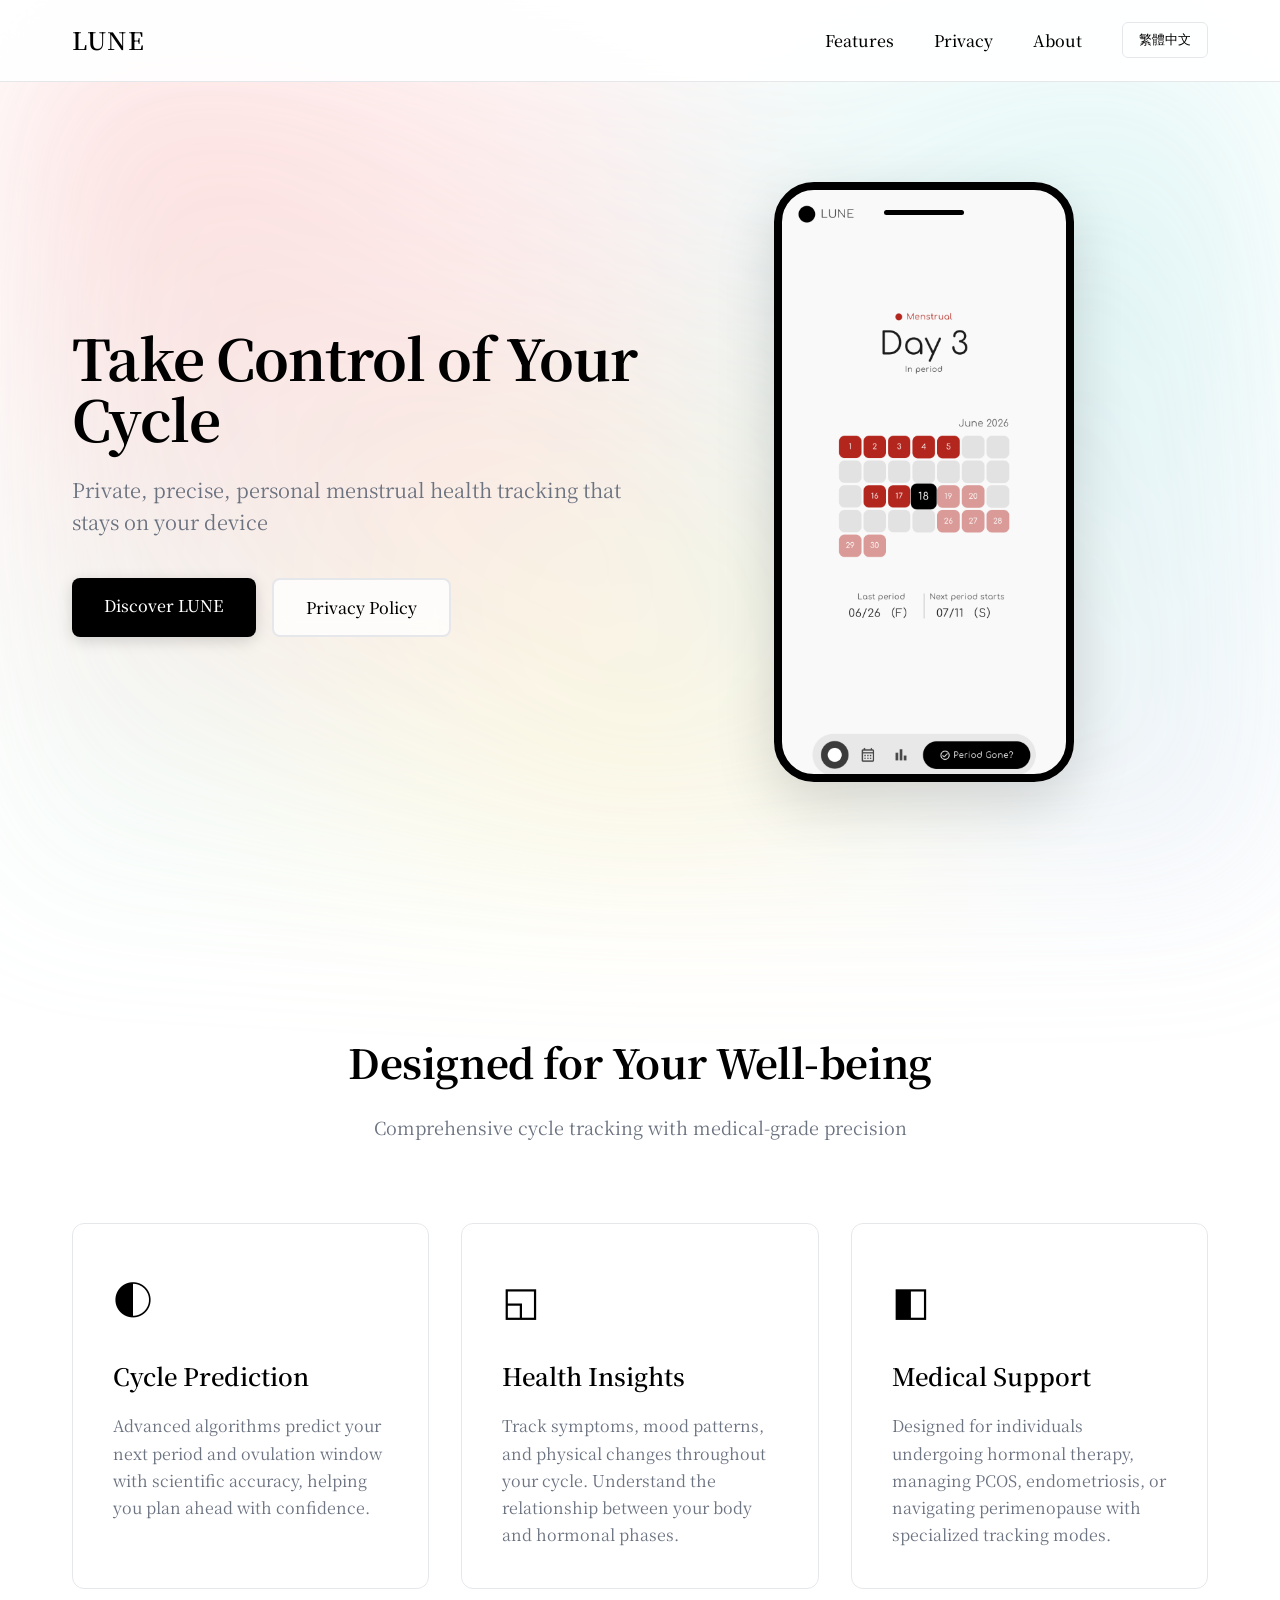
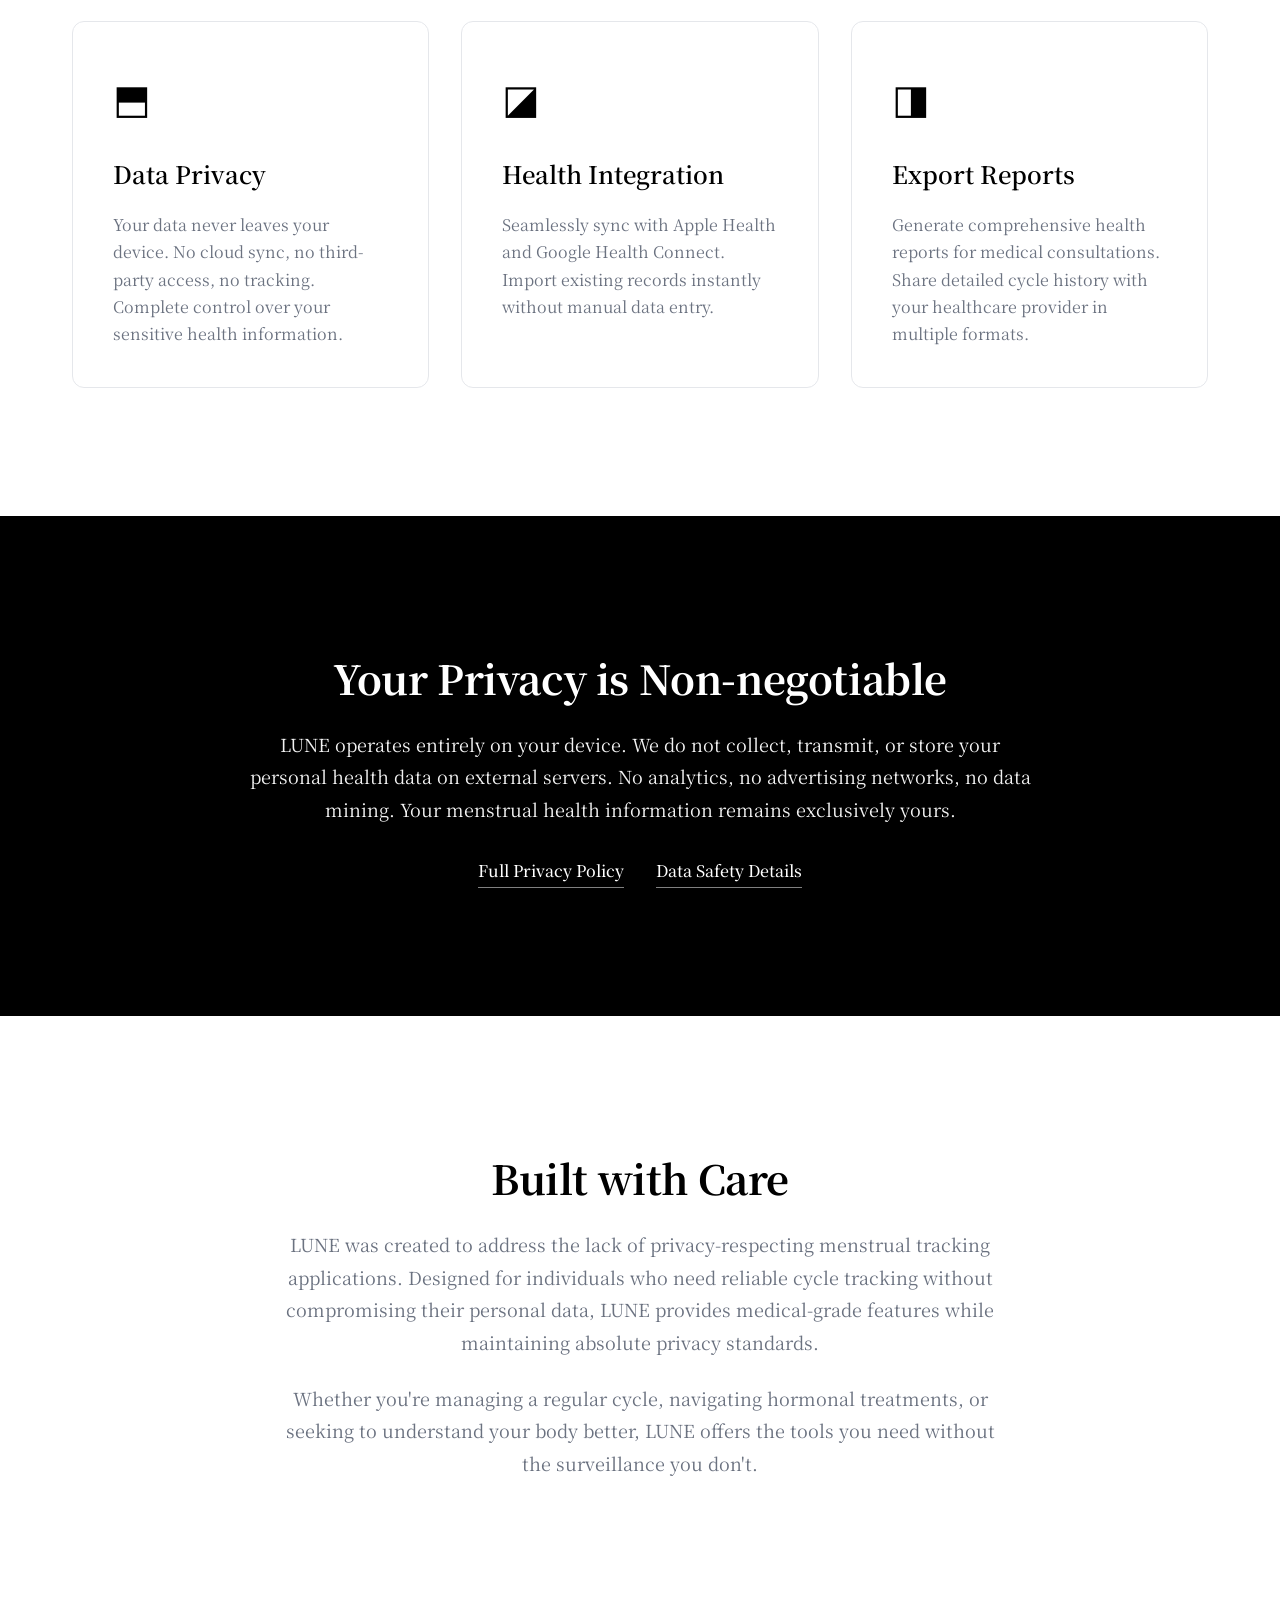
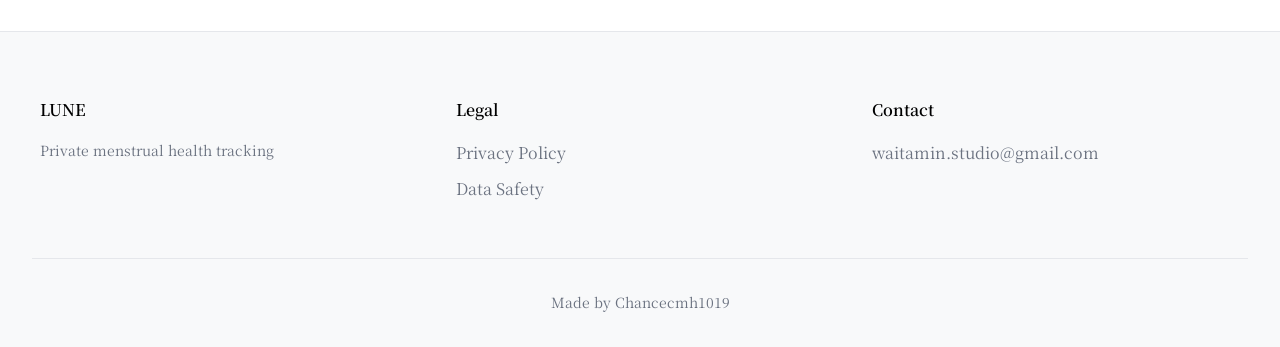
<file: web/index.html>
<!DOCTYPE html>
<html lang="en" id="html-root">
<head>
    <meta charset="UTF-8">
    <meta name="viewport" content="width=device-width, initial-scale=1.0">
    <title>LUNE - Menstrual Health Tracking</title>
    <link rel="stylesheet" href="styles.css">
    <link rel="icon" type="image/svg+xml" href="blood.svg">
</head>
<body>
    <nav class="navbar" id="navbar">
        <div class="nav-container">
            <a href="#hero" class="logo">LUNE</a>
            <div class="nav-links">
                <a href="#features" class="nav-link" data-en="Features" data-zh="功能">Features</a>
                <a href="#privacy" class="nav-link" data-en="Privacy" data-zh="隱私">Privacy</a>
                <a href="#about" class="nav-link" data-en="About" data-zh="關於">About</a>
                <button class="lang-switch" onclick="toggleLanguage()">
                    <span class="lang-text">繁體中文</span>
                </button>
            </div>
        </div>
    </nav>

    <section id="hero" class="hero">
        <div class="hero-content fade-in">
            <h1 class="hero-title" data-en="Take Control of Your Cycle" data-zh="掌握妳的週期節奏">Take Control of Your Cycle</h1>
            <p class="hero-subtitle" data-en="Private, precise, personal menstrual health tracking that stays on your device" data-zh="隱私至上、精準預測、全面記錄的月經健康追蹤，所有資料僅存於您的裝置">Private, precise, personal menstrual health tracking that stays on your device</p>
            <div class="hero-cta">
                <a href="#features" class="btn-primary" data-en="Discover LUNE" data-zh="探索 LUNE">Discover LUNE</a>
                <a href="privacy.html" class="btn-secondary" data-en="Privacy Policy" data-zh="隱私權政策">Privacy Policy</a>
            </div>
        </div>
        <div class="hero-visual">
            <div class="phone-mockup"></div>
        </div>
    </section>

    <section id="features" class="features">
        <div class="section-header">
            <h2 class="section-title" data-en="Designed for Your Well-being" data-zh="為妳的健康而設計">Designed for Your Well-being</h2>
            <p class="section-subtitle" data-en="Comprehensive cycle tracking with medical-grade precision" data-zh="醫療級精準度的全方位週期追蹤">Comprehensive cycle tracking with medical-grade precision</p>
        </div>
        
        <div class="feature-grid">
            <div class="feature-card" data-delay="0">
                <div class="feature-icon">◐</div>
                <h3 class="feature-title" data-en="Cycle Prediction" data-zh="週期預測">Cycle Prediction</h3>
                <p class="feature-desc" data-en="Advanced algorithms predict your next period and ovulation window with scientific accuracy, helping you plan ahead with confidence." data-zh="採用先進演算法預測下次月經與排卵期，以科學精準度協助您提前規劃，讓生活更從容自信。">Advanced algorithms predict your next period and ovulation window with scientific accuracy, helping you plan ahead with confidence.</p>
            </div>

            <div class="feature-card" data-delay="100">
                <div class="feature-icon">◱</div>
                <h3 class="feature-title" data-en="Health Insights" data-zh="健康洞察">Health Insights</h3>
                <p class="feature-desc" data-en="Track symptoms, mood patterns, and physical changes throughout your cycle. Understand the relationship between your body and hormonal phases." data-zh="追蹤症狀、情緒模式與身體變化。深入理解您的身體與荷爾蒙週期之間的關聯，掌握每個階段的特徵。">Track symptoms, mood patterns, and physical changes throughout your cycle. Understand the relationship between your body and hormonal phases.</p>
            </div>

            <div class="feature-card" data-delay="200">
                <div class="feature-icon">◧</div>
                <h3 class="feature-title" data-en="Medical Support" data-zh="醫療支援">Medical Support</h3>
                <p class="feature-desc" data-en="Designed for individuals undergoing hormonal therapy, managing PCOS, endometriosis, or navigating perimenopause with specialized tracking modes." data-zh="專為荷爾蒙治療、多囊性卵巢症候群、子宮內膜異位症或圍絕經期等特殊健康狀況設計的追蹤模式。">Designed for individuals undergoing hormonal therapy, managing PCOS, endometriosis, or navigating perimenopause with specialized tracking modes.</p>
            </div>

            <div class="feature-card" data-delay="300">
                <div class="feature-icon">⬒</div>
                <h3 class="feature-title" data-en="Data Privacy" data-zh="資料隱私">Data Privacy</h3>
                <p class="feature-desc" data-en="Your data never leaves your device. No cloud sync, no third-party access, no tracking. Complete control over your sensitive health information." data-zh="您的資料永不離開裝置。無雲端同步、無第三方存取、無追蹤機制。您完全掌控敏感健康資訊的所有權。">Your data never leaves your device. No cloud sync, no third-party access, no tracking. Complete control over your sensitive health information.</p>
            </div>

            <div class="feature-card" data-delay="400">
                <div class="feature-icon">◪</div>
                <h3 class="feature-title" data-en="Health Integration" data-zh="健康整合">Health Integration</h3>
                <p class="feature-desc" data-en="Seamlessly sync with Apple Health and Google Health Connect. Import existing records instantly without manual data entry." data-zh="無縫連接 Apple 健康與 Google 健康互聯。即時匯入既有記錄，無需手動輸入資料。">Seamlessly sync with Apple Health and Google Health Connect. Import existing records instantly without manual data entry.</p>
            </div>

            <div class="feature-card" data-delay="500">
                <div class="feature-icon">◨</div>
                <h3 class="feature-title" data-en="Export Reports" data-zh="報告匯出">Export Reports</h3>
                <p class="feature-desc" data-en="Generate comprehensive health reports for medical consultations. Share detailed cycle history with your healthcare provider in multiple formats." data-zh="產生完整健康報告供醫療諮詢使用。以多種格式與您的醫療照護提供者分享詳細週期歷史。">Generate comprehensive health reports for medical consultations. Share detailed cycle history with your healthcare provider in multiple formats.</p>
            </div>
        </div>
    </section>

    <section id="privacy" class="privacy-highlight">
        <div class="privacy-content">
            <h2 class="section-title" data-en="Your Privacy is Non-negotiable" data-zh="您的隱私不容妥協">Your Privacy is Non-negotiable</h2>
            <p class="privacy-text" data-en="LUNE operates entirely on your device. We do not collect, transmit, or store your personal health data on external servers. No analytics, no advertising networks, no data mining. Your menstrual health information remains exclusively yours." data-zh="LUNE 完全運作於您的裝置上。我們不會收集、傳輸或儲存您的個人健康資料至外部伺服器。無數據分析、無廣告網路、無資料探勘。您的月經健康資訊永遠專屬於您。">
                LUNE operates entirely on your device. We do not collect, transmit, or store your personal health data on external servers. No analytics, no advertising networks, no data mining. Your menstrual health information remains exclusively yours.
            </p>
            <div class="privacy-links">
                <a href="privacy.html" class="link-underline" data-en="Full Privacy Policy" data-zh="完整隱私權政策">Full Privacy Policy</a>
                <a href="data-safety.html" class="link-underline" data-en="Data Safety Details" data-zh="資料安全詳情">Data Safety Details</a>
            </div>
        </div>
    </section>

    <section id="about" class="about">
        <div class="about-content">
            <h2 class="section-title" data-en="Built with Care" data-zh="用心打造">Built with Care</h2>
            <p class="about-text" data-en="LUNE was created to address the lack of privacy-respecting menstrual tracking applications. Designed for individuals who need reliable cycle tracking without compromising their personal data, LUNE provides medical-grade features while maintaining absolute privacy standards." data-zh="LUNE 的誕生源於市場上缺乏尊重隱私的月經追蹤應用程式。專為需要可靠週期追蹤而不願犧牲個人資料的使用者設計，LUNE 在維持絕對隱私標準的同時，提供醫療級功能。">
                LUNE was created to address the lack of privacy-respecting menstrual tracking applications. Designed for individuals who need reliable cycle tracking without compromising their personal data, LUNE provides medical-grade features while maintaining absolute privacy standards.
            </p>
            <p class="about-text" data-en="Whether you're managing a regular cycle, navigating hormonal treatments, or seeking to understand your body better, LUNE offers the tools you need without the surveillance you don't." data-zh="無論您是管理規律週期、正在進行荷爾蒙治療，或是希望更了解自己的身體，LUNE 都能提供您所需的工具，而不會帶來您不需要的監控。">
                Whether you're managing a regular cycle, navigating hormonal treatments, or seeking to understand your body better, LUNE offers the tools you need without the surveillance you don't.
            </p>
        </div>
    </section>

    <footer class="footer">
        <div class="footer-content">
            <div class="footer-section">
                <h4 class="footer-title">LUNE</h4>
                <p class="footer-text" data-en="Private menstrual health tracking" data-zh="隱私至上的月經健康追蹤">Private menstrual health tracking</p>
            </div>
            <div class="footer-section">
                <h4 class="footer-title" data-en="Legal" data-zh="法律資訊">Legal</h4>
                <a href="privacy.html" class="footer-link" data-en="Privacy Policy" data-zh="隱私權政策">Privacy Policy</a>
                <a href="data-safety.html" class="footer-link" data-en="Data Safety" data-zh="資料安全">Data Safety</a>
            </div>
            <div class="footer-section">
                <h4 class="footer-title" data-en="Contact" data-zh="聯絡">Contact</h4>
                <a href="mailto:waitamin.studio@gmail.com" class="footer-link">waitamin.studio@gmail.com</a>
            </div>
        </div>
        <div class="footer-bottom">
            <p>Made by Chancecmh1019</p>
        </div>
    </footer>

    <script src="script.js"></script>
</body>
</html>
</file>
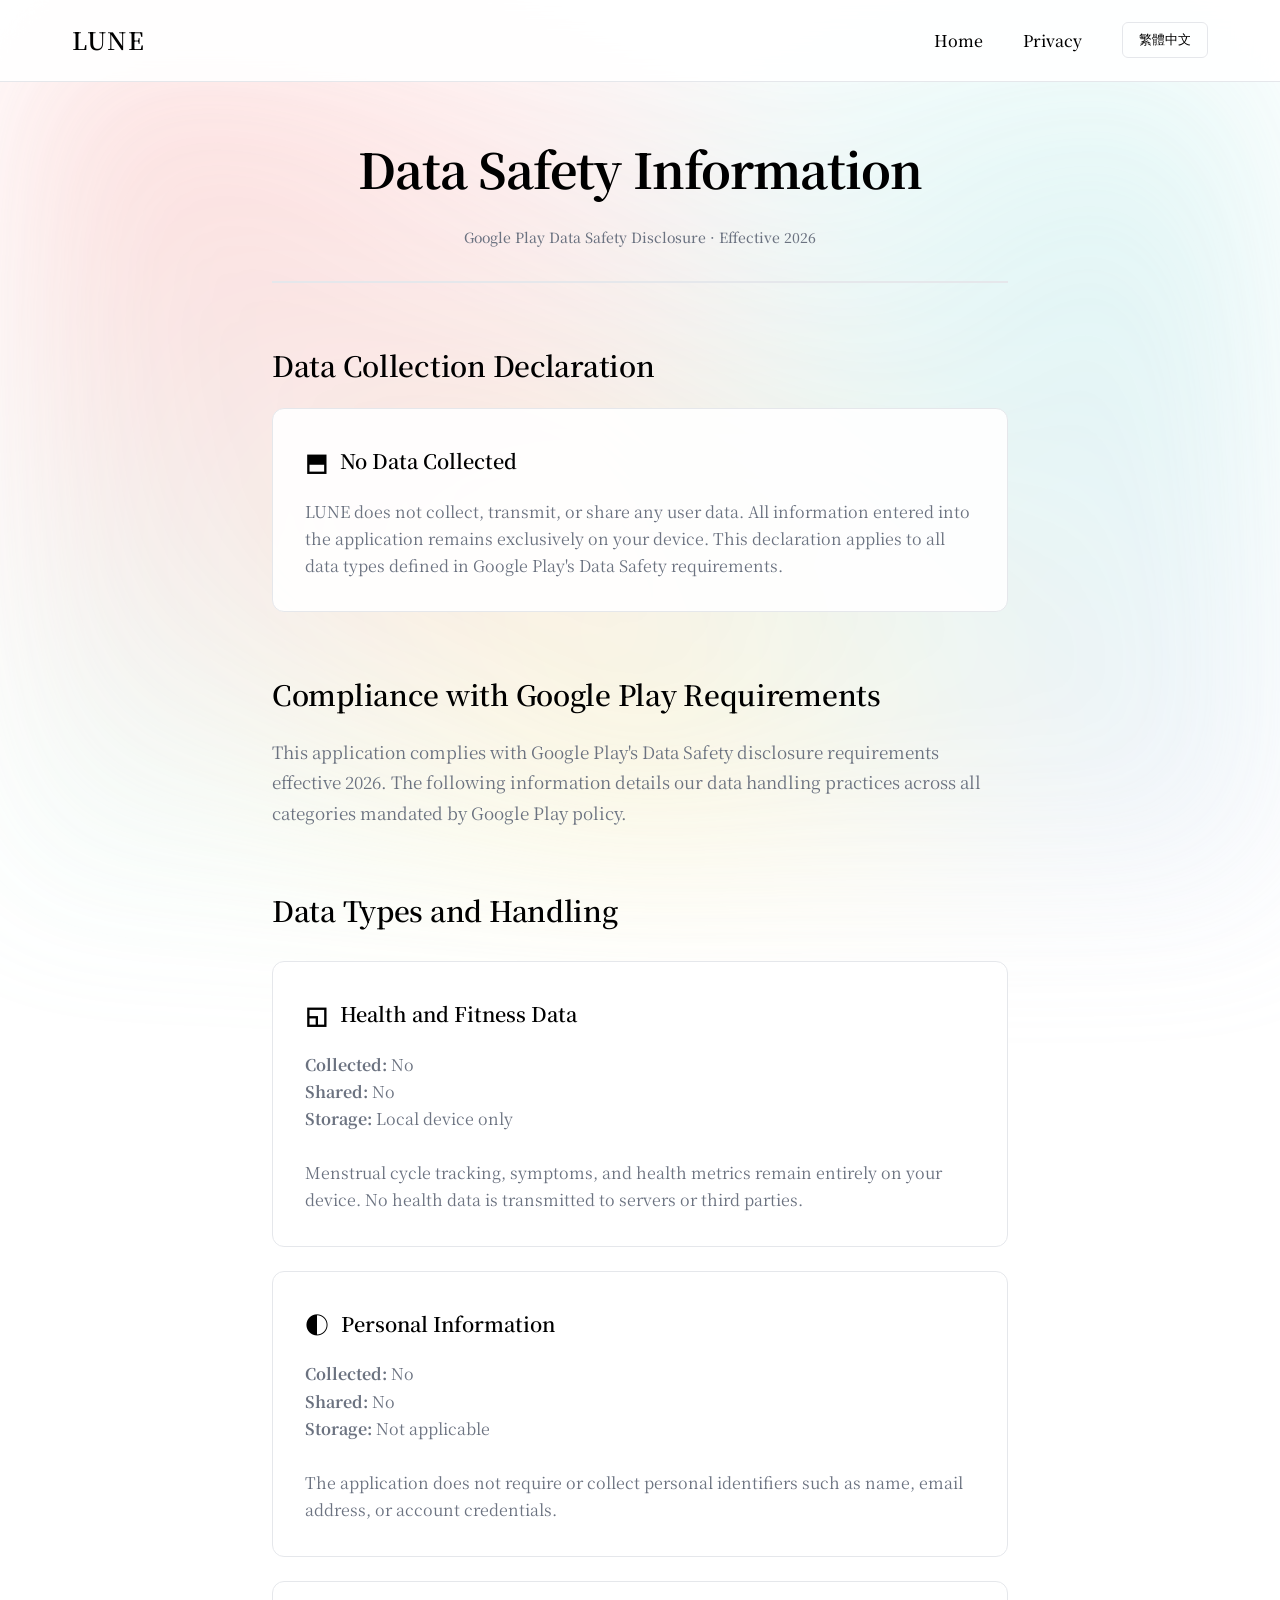
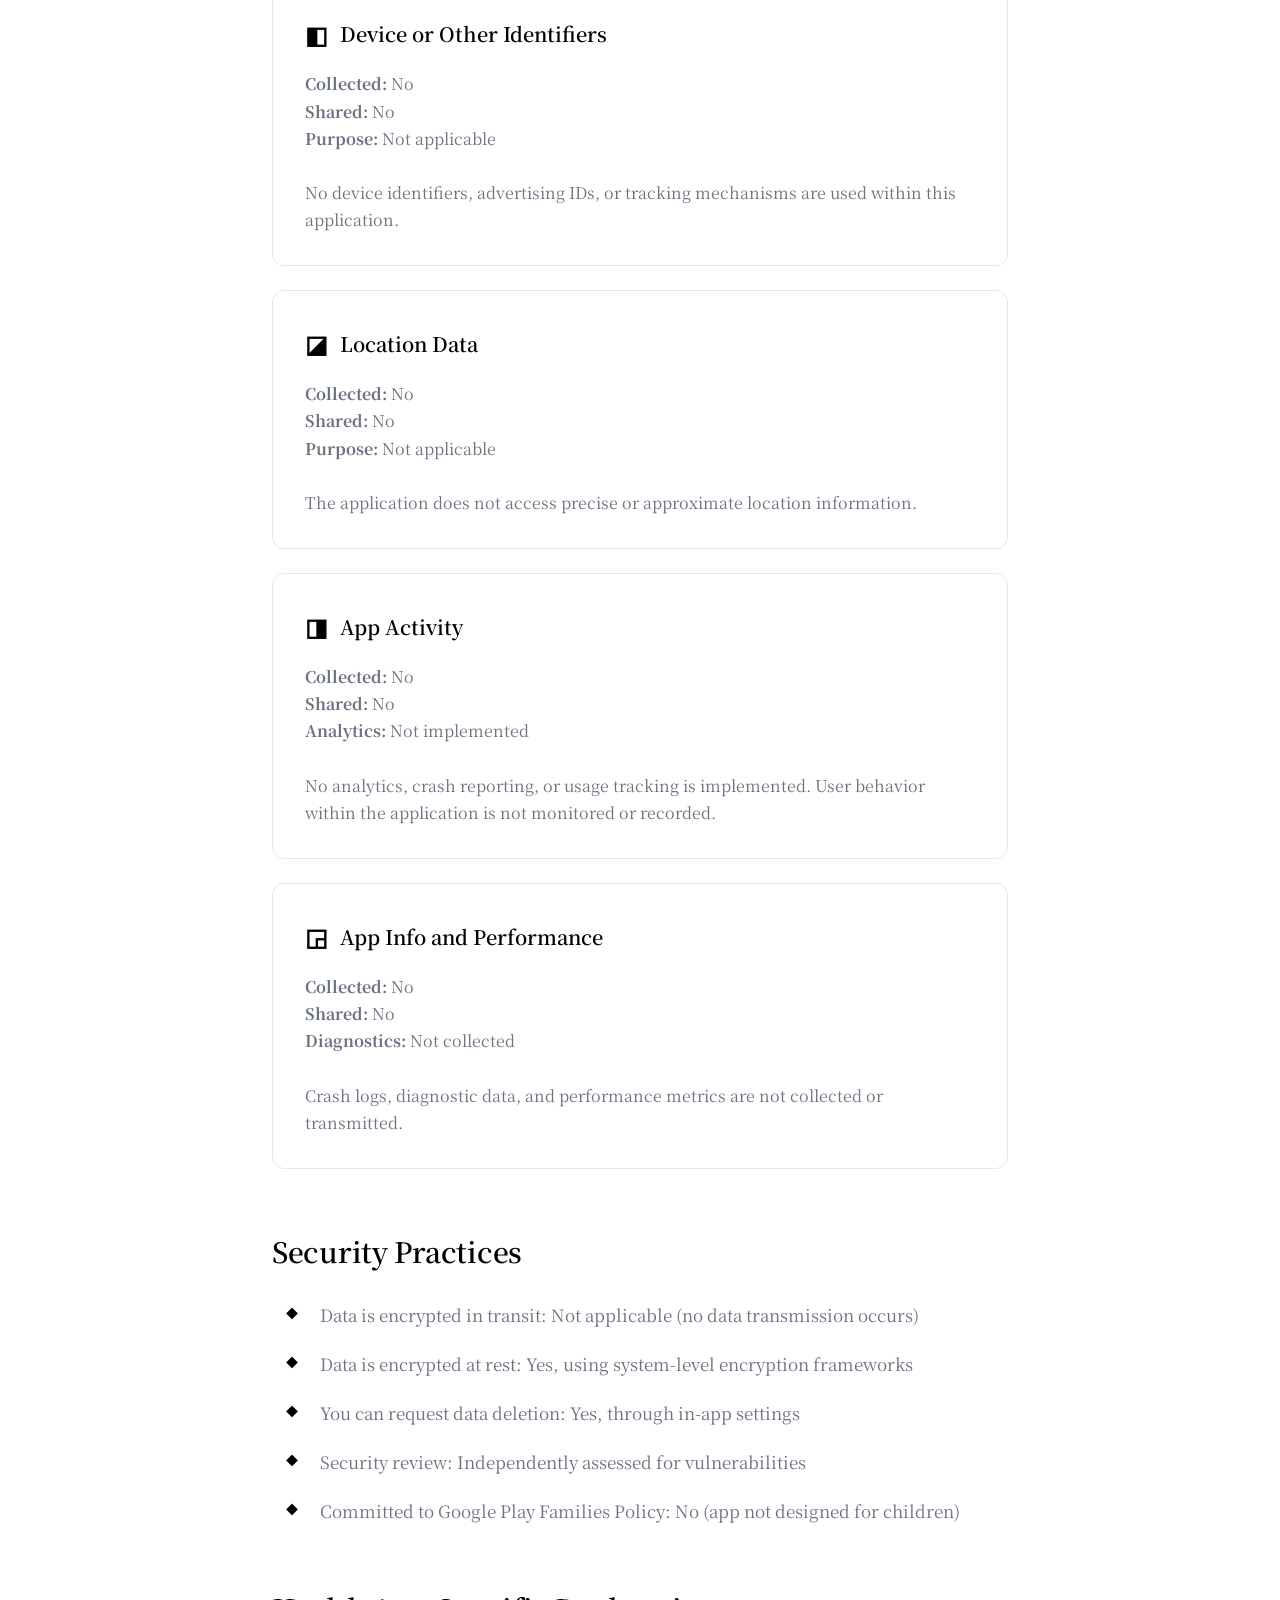
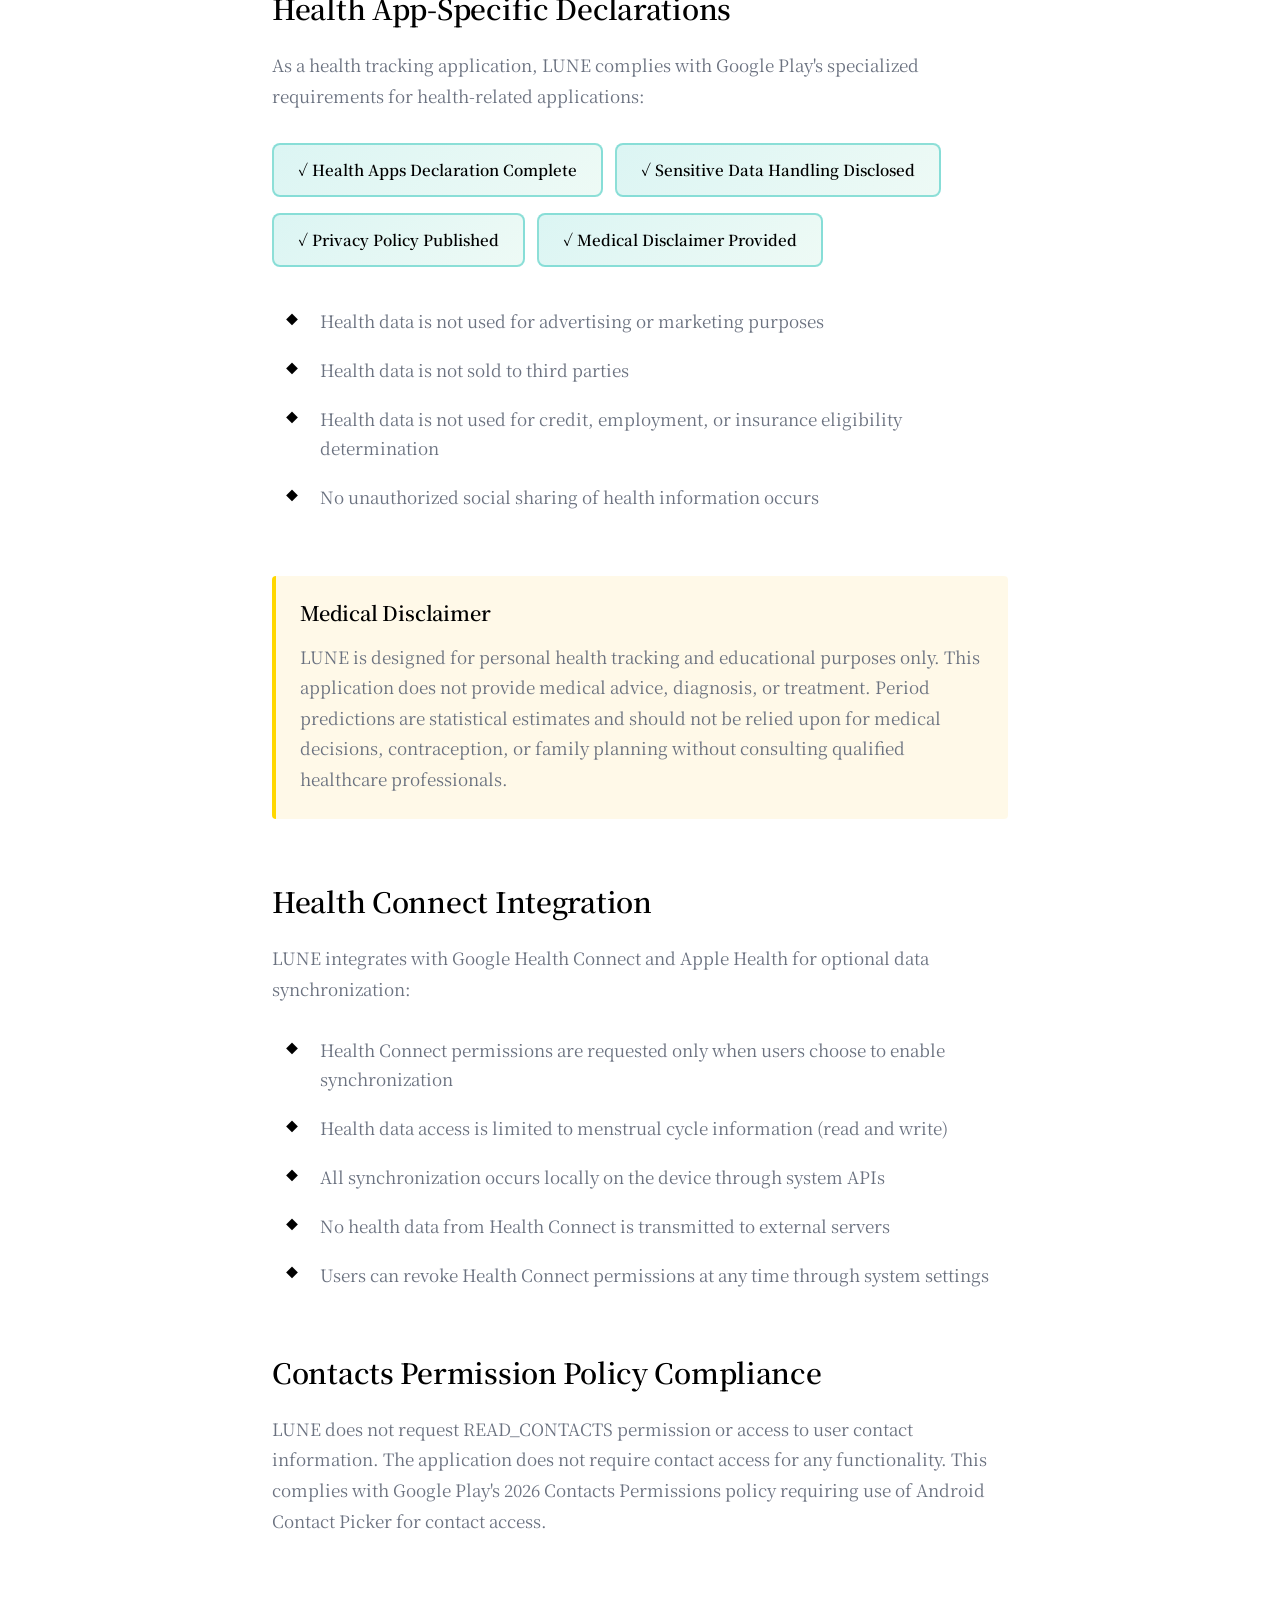
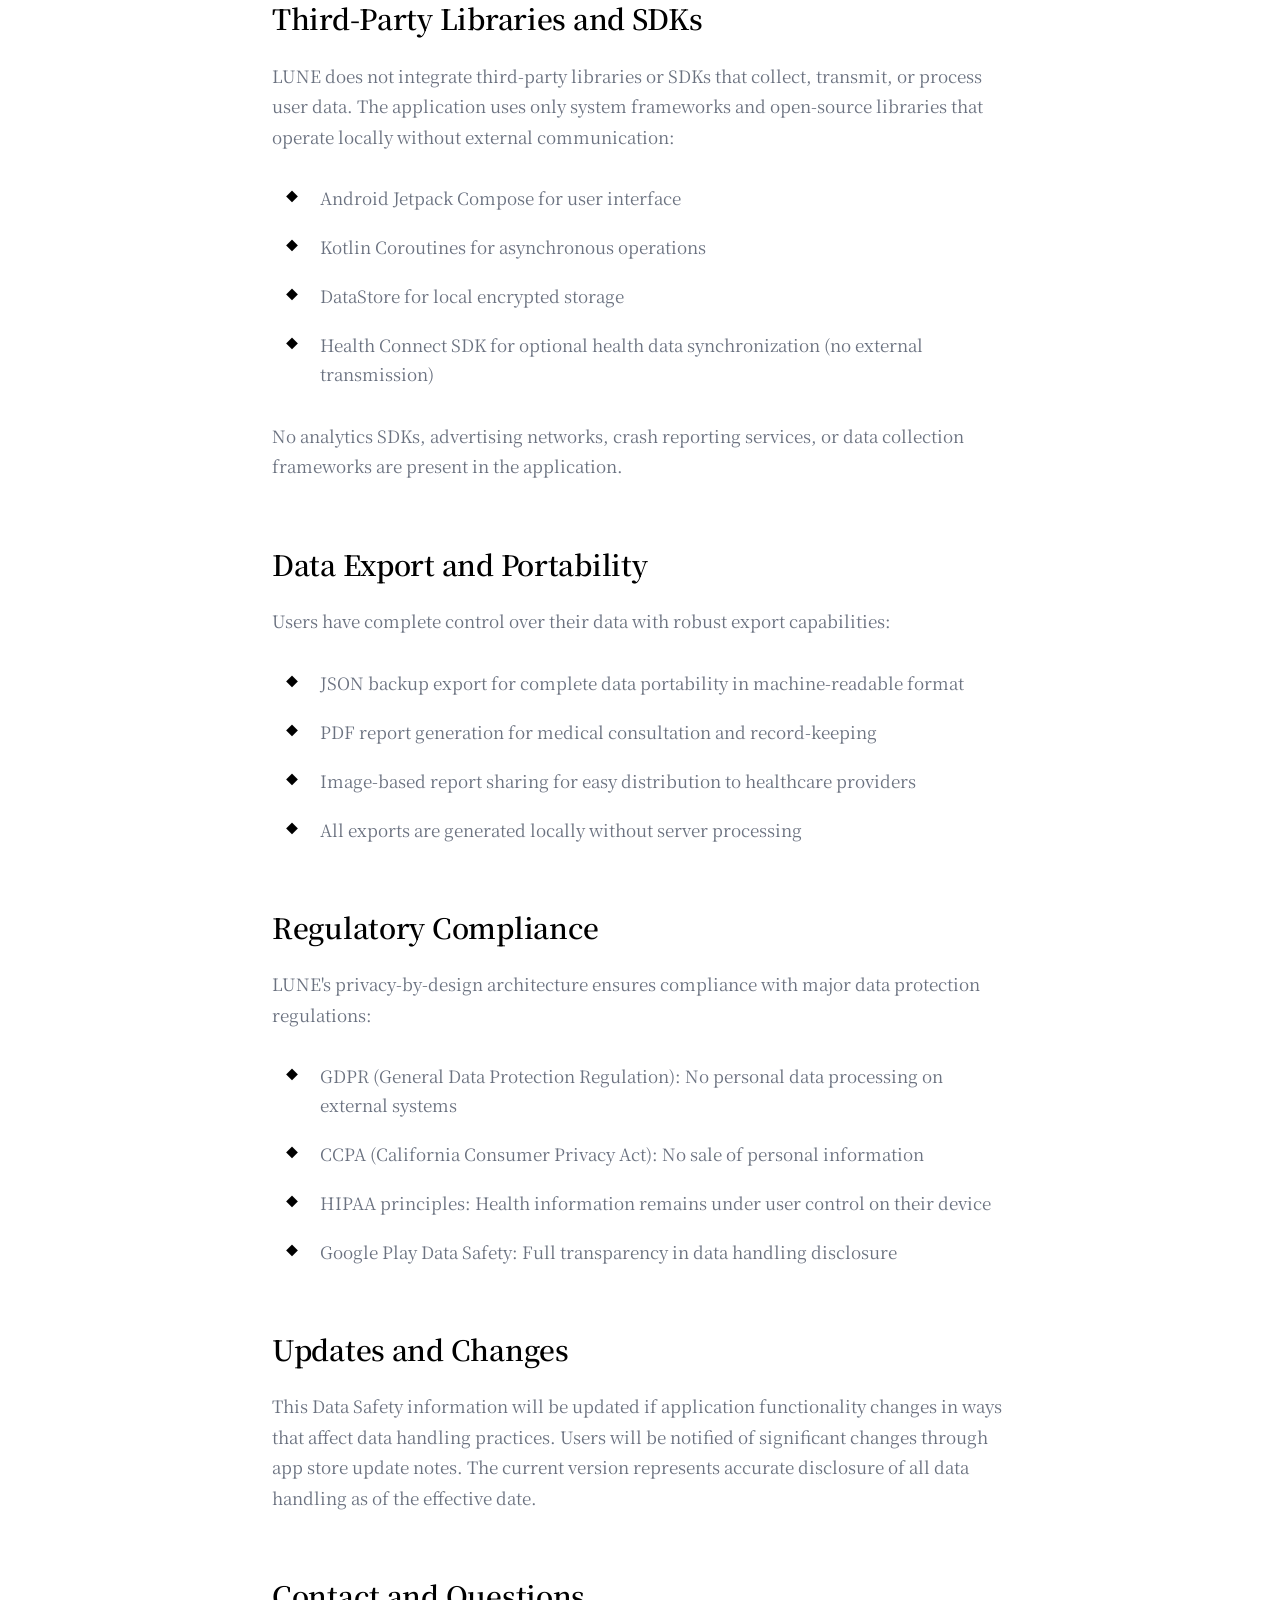
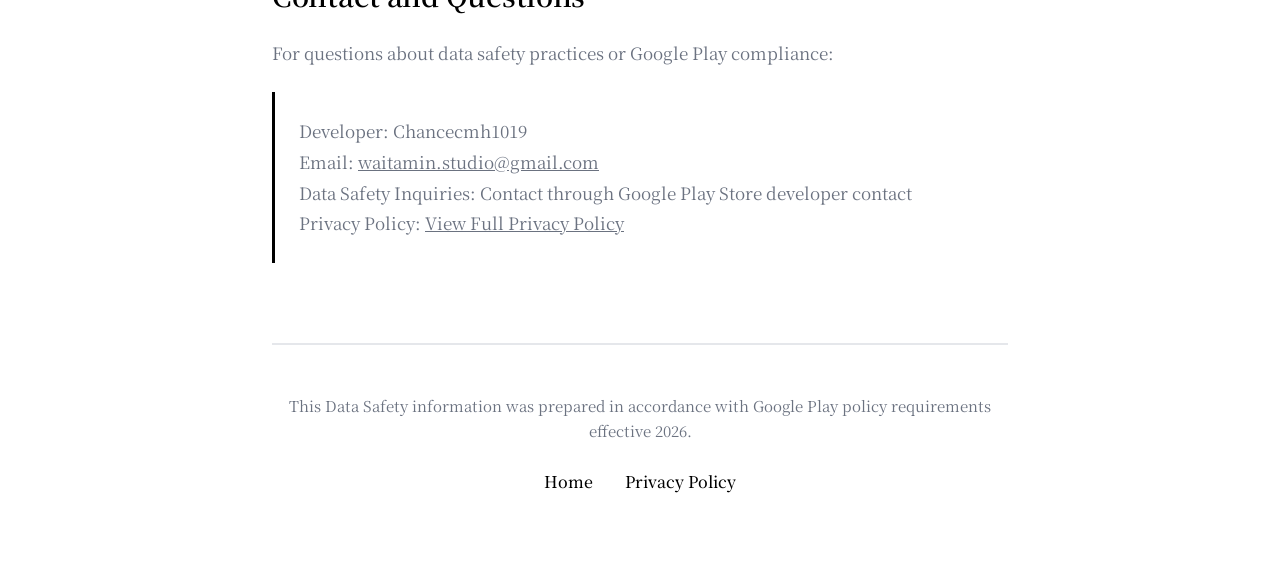
<file: web/data-safety.html>
<!DOCTYPE html>
<html lang="en">
<head>
    <meta charset="UTF-8">
    <meta name="viewport" content="width=device-width, initial-scale=1.0">
    <title>Data Safety - LUNE</title>
    <link rel="stylesheet" href="styles.css">
    <link rel="stylesheet" href="policy.css">
    <link rel="icon" type="image/svg+xml" href="blood.svg">
</head>
<body>
    <nav class="navbar" id="navbar">
        <div class="nav-container">
            <a href="index.html" class="logo">LUNE</a>
            <div class="nav-links">
                <a href="index.html" class="nav-link" data-en="Home" data-zh="首頁">Home</a>
                <a href="privacy.html" class="nav-link" data-en="Privacy" data-zh="隱私">Privacy</a>
                <button class="lang-switch" onclick="toggleLanguage()">
                    <span class="lang-text">繁體中文</span>
                </button>
            </div>
        </div>
    </nav>

    <div class="policy-container">
        <header class="policy-header">
            <h1 class="policy-title" data-en="Data Safety Information" data-zh="資料安全資訊">Data Safety Information</h1>
            <p class="policy-meta" data-en="Google Play Data Safety Disclosure · Effective 2026" data-zh="Google Play 資料安全揭露 · 2026 年生效">Google Play Data Safety Disclosure · Effective 2026</p>
        </header>

        <section class="policy-section">
            <h2 class="section-heading" data-en="Data Collection Declaration" data-zh="資料收集聲明">Data Collection Declaration</h2>
            <div class="data-safety-card">
                <div class="data-safety-title">
                    <span class="data-safety-icon">⬒</span>
                    <span data-en="No Data Collected" data-zh="不收集任何資料">No Data Collected</span>
                </div>
                <p class="data-safety-desc" data-en="LUNE does not collect, transmit, or share any user data. All information entered into the application remains exclusively on your device. This declaration applies to all data types defined in Google Play's Data Safety requirements." data-zh="LUNE 不會收集、傳輸或分享任何使用者資料。輸入應用程式的所有資訊都專屬保留在您的裝置上。此聲明適用於 Google Play 資料安全要求中定義的所有資料類型。">
                    LUNE does not collect, transmit, or share any user data. All information entered into the application remains exclusively on your device. This declaration applies to all data types defined in Google Play's Data Safety requirements.
                </p>
            </div>
        </section>

        <section class="policy-section">
            <h2 class="section-heading" data-en="Compliance with Google Play Requirements" data-zh="符合 Google Play 要求">Compliance with Google Play Requirements</h2>
            <p class="policy-text" data-en="This application complies with Google Play's Data Safety disclosure requirements effective 2026. The following information details our data handling practices across all categories mandated by Google Play policy." data-zh="此應用程式符合 2026 年生效的 Google Play 資料安全揭露要求。以下資訊詳細說明了 Google Play 政策規定的所有類別中的資料處理實踐。">
                This application complies with Google Play's Data Safety disclosure requirements effective 2026. The following information details our data handling practices across all categories mandated by Google Play policy.
            </p>
        </section>

        <section class="policy-section">
            <h2 class="section-heading" data-en="Data Types and Handling" data-zh="資料類型與處理">Data Types and Handling</h2>
            
            <div class="data-safety-grid">
                <div class="data-safety-card">
                    <div class="data-safety-title">
                        <span class="data-safety-icon">◱</span>
                        <span data-en="Health and Fitness Data" data-zh="健康與健身資料">Health and Fitness Data</span>
                    </div>
                    <p class="data-safety-desc">
                        <strong data-en="Collected:" data-zh="收集：">Collected:</strong> <span data-en="No" data-zh="否">No</span><br>
                        <strong data-en="Shared:" data-zh="分享：">Shared:</strong> <span data-en="No" data-zh="否">No</span><br>
                        <strong data-en="Storage:" data-zh="儲存：">Storage:</strong> <span data-en="Local device only" data-zh="僅本機裝置">Local device only</span><br><br>
                        <span data-en="Menstrual cycle tracking, symptoms, and health metrics remain entirely on your device. No health data is transmitted to servers or third parties." data-zh="月經週期追蹤、症狀和健康指標完全保留在您的裝置上。不會將任何健康資料傳輸到伺服器或第三方。">Menstrual cycle tracking, symptoms, and health metrics remain entirely on your device. No health data is transmitted to servers or third parties.</span>
                    </p>
                </div>

                <div class="data-safety-card">
                    <div class="data-safety-title">
                        <span class="data-safety-icon">◐</span>
                        <span data-en="Personal Information" data-zh="個人資訊">Personal Information</span>
                    </div>
                    <p class="data-safety-desc">
                        <strong data-en="Collected:" data-zh="收集：">Collected:</strong> <span data-en="No" data-zh="否">No</span><br>
                        <strong data-en="Shared:" data-zh="分享：">Shared:</strong> <span data-en="No" data-zh="否">No</span><br>
                        <strong data-en="Storage:" data-zh="儲存：">Storage:</strong> <span data-en="Not applicable" data-zh="不適用">Not applicable</span><br><br>
                        <span data-en="The application does not require or collect personal identifiers such as name, email address, or account credentials." data-zh="此應用程式不需要或收集個人識別資訊，例如姓名、電子郵件地址或帳戶憑證。">The application does not require or collect personal identifiers such as name, email address, or account credentials.</span>
                    </p>
                </div>

                <div class="data-safety-card">
                    <div class="data-safety-title">
                        <span class="data-safety-icon">◧</span>
                        <span data-en="Device or Other Identifiers" data-zh="裝置或其他識別碼">Device or Other Identifiers</span>
                    </div>
                    <p class="data-safety-desc">
                        <strong data-en="Collected:" data-zh="收集：">Collected:</strong> <span data-en="No" data-zh="否">No</span><br>
                        <strong data-en="Shared:" data-zh="分享：">Shared:</strong> <span data-en="No" data-zh="否">No</span><br>
                        <strong data-en="Purpose:" data-zh="目的：">Purpose:</strong> <span data-en="Not applicable" data-zh="不適用">Not applicable</span><br><br>
                        <span data-en="No device identifiers, advertising IDs, or tracking mechanisms are used within this application." data-zh="此應用程式內不使用裝置識別碼、廣告 ID 或追蹤機制。">No device identifiers, advertising IDs, or tracking mechanisms are used within this application.</span>
                    </p>
                </div>

                <div class="data-safety-card">
                    <div class="data-safety-title">
                        <span class="data-safety-icon">◪</span>
                        <span data-en="Location Data" data-zh="位置資料">Location Data</span>
                    </div>
                    <p class="data-safety-desc">
                        <strong data-en="Collected:" data-zh="收集：">Collected:</strong> <span data-en="No" data-zh="否">No</span><br>
                        <strong data-en="Shared:" data-zh="分享：">Shared:</strong> <span data-en="No" data-zh="否">No</span><br>
                        <strong data-en="Purpose:" data-zh="目的：">Purpose:</strong> <span data-en="Not applicable" data-zh="不適用">Not applicable</span><br><br>
                        <span data-en="The application does not access precise or approximate location information." data-zh="此應用程式不會存取精確或大致的位置資訊。">The application does not access precise or approximate location information.</span>
                    </p>
                </div>

                <div class="data-safety-card">
                    <div class="data-safety-title">
                        <span class="data-safety-icon">◨</span>
                        <span data-en="App Activity" data-zh="應用程式活動">App Activity</span>
                    </div>
                    <p class="data-safety-desc">
                        <strong data-en="Collected:" data-zh="收集：">Collected:</strong> <span data-en="No" data-zh="否">No</span><br>
                        <strong data-en="Shared:" data-zh="分享：">Shared:</strong> <span data-en="No" data-zh="否">No</span><br>
                        <strong data-en="Analytics:" data-zh="分析：">Analytics:</strong> <span data-en="Not implemented" data-zh="未實作">Not implemented</span><br><br>
                        <span data-en="No analytics, crash reporting, or usage tracking is implemented. User behavior within the application is not monitored or recorded." data-zh="未實作任何分析、當機報告或使用追蹤。不會監控或記錄應用程式內的使用者行為。">No analytics, crash reporting, or usage tracking is implemented. User behavior within the application is not monitored or recorded.</span>
                    </p>
                </div>

                <div class="data-safety-card">
                    <div class="data-safety-title">
                        <span class="data-safety-icon">◲</span>
                        <span data-en="App Info and Performance" data-zh="應用程式資訊與效能">App Info and Performance</span>
                    </div>
                    <p class="data-safety-desc">
                        <strong data-en="Collected:" data-zh="收集：">Collected:</strong> <span data-en="No" data-zh="否">No</span><br>
                        <strong data-en="Shared:" data-zh="分享：">Shared:</strong> <span data-en="No" data-zh="否">No</span><br>
                        <strong data-en="Diagnostics:" data-zh="診斷：">Diagnostics:</strong> <span data-en="Not collected" data-zh="不收集">Not collected</span><br><br>
                        <span data-en="Crash logs, diagnostic data, and performance metrics are not collected or transmitted." data-zh="不會收集或傳輸當機日誌、診斷資料和效能指標。">Crash logs, diagnostic data, and performance metrics are not collected or transmitted.</span>
                    </p>
                </div>
            </div>
        </section>

        <section class="policy-section">
            <h2 class="section-heading" data-en="Security Practices" data-zh="安全實踐">Security Practices</h2>
            <div class="policy-list">
                <div class="list-item">
                    <span class="list-icon">◆</span>
                    <span class="list-text" data-en="Data is encrypted in transit: Not applicable (no data transmission occurs)" data-zh="傳輸中的資料已加密：不適用（不發生資料傳輸）">Data is encrypted in transit: Not applicable (no data transmission occurs)</span>
                </div>
                <div class="list-item">
                    <span class="list-icon">◆</span>
                    <span class="list-text" data-en="Data is encrypted at rest: Yes, using system-level encryption frameworks" data-zh="靜態資料已加密：是，使用系統層級加密框架">Data is encrypted at rest: Yes, using system-level encryption frameworks</span>
                </div>
                <div class="list-item">
                    <span class="list-icon">◆</span>
                    <span class="list-text" data-en="You can request data deletion: Yes, through in-app settings" data-zh="您可以要求刪除資料：是，透過應用程式內設定">You can request data deletion: Yes, through in-app settings</span>
                </div>
                <div class="list-item">
                    <span class="list-icon">◆</span>
                    <span class="list-text" data-en="Security review: Independently assessed for vulnerabilities" data-zh="安全審查：已獨立評估漏洞">Security review: Independently assessed for vulnerabilities</span>
                </div>
                <div class="list-item">
                    <span class="list-icon">◆</span>
                    <span class="list-text" data-en="Committed to Google Play Families Policy: No (app not designed for children)" data-zh="承諾遵守 Google Play 家庭政策：否（應用程式不適合兒童使用）">Committed to Google Play Families Policy: No (app not designed for children)</span>
                </div>
            </div>
        </section>

        <section class="policy-section">
            <h2 class="section-heading" data-en="Health App-Specific Declarations" data-zh="健康應用程式特定聲明">Health App-Specific Declarations</h2>
            <p class="policy-text" data-en="As a health tracking application, LUNE complies with Google Play's specialized requirements for health-related applications:" data-zh="作為健康追蹤應用程式，LUNE 符合 Google Play 針對健康相關應用程式的專門要求：">
                As a health tracking application, LUNE complies with Google Play's specialized requirements for health-related applications:
            </p>
            
            <div class="compliance-badge" data-en="✓ Health Apps Declaration Complete" data-zh="✓ 健康應用程式聲明完成">✓ Health Apps Declaration Complete</div>
            <div class="compliance-badge" data-en="✓ Sensitive Data Handling Disclosed" data-zh="✓ 敏感資料處理已揭露">✓ Sensitive Data Handling Disclosed</div>
            <div class="compliance-badge" data-en="✓ Privacy Policy Published" data-zh="✓ 隱私權政策已發布">✓ Privacy Policy Published</div>
            <div class="compliance-badge" data-en="✓ Medical Disclaimer Provided" data-zh="✓ 醫療免責聲明已提供">✓ Medical Disclaimer Provided</div>

            <div class="policy-list" style="margin-top: 2rem;">
                <div class="list-item">
                    <span class="list-icon">◆</span>
                    <span class="list-text" data-en="Health data is not used for advertising or marketing purposes" data-zh="健康資料不用於廣告或行銷目的">Health data is not used for advertising or marketing purposes</span>
                </div>
                <div class="list-item">
                    <span class="list-icon">◆</span>
                    <span class="list-text" data-en="Health data is not sold to third parties" data-zh="健康資料不會出售給第三方">Health data is not sold to third parties</span>
                </div>
                <div class="list-item">
                    <span class="list-icon">◆</span>
                    <span class="list-text" data-en="Health data is not used for credit, employment, or insurance eligibility determination" data-zh="健康資料不用於信用、就業或保險資格確定">Health data is not used for credit, employment, or insurance eligibility determination</span>
                </div>
                <div class="list-item">
                    <span class="list-icon">◆</span>
                    <span class="list-text" data-en="No unauthorized social sharing of health information occurs" data-zh="不會發生未經授權的健康資訊社交分享">No unauthorized social sharing of health information occurs</span>
                </div>
            </div>
        </section>

        <section class="policy-section">
            <div class="warning-box">
                <h3 class="section-heading" data-en="Medical Disclaimer" data-zh="醫療免責聲明">Medical Disclaimer</h3>
                <p class="policy-text" data-en="LUNE is designed for personal health tracking and educational purposes only. This application does not provide medical advice, diagnosis, or treatment. Period predictions are statistical estimates and should not be relied upon for medical decisions, contraception, or family planning without consulting qualified healthcare professionals." data-zh="LUNE 僅為個人健康追蹤和教育目的而設計。此應用程式不提供醫療建議、診斷或治療。月經預測是統計估計，在未諮詢合格醫療專業人員的情況下，不應依賴其作出醫療決策、避孕或家庭計劃。">
                    LUNE is designed for personal health tracking and educational purposes only. This application does not provide medical advice, diagnosis, or treatment. Period predictions are statistical estimates and should not be relied upon for medical decisions, contraception, or family planning without consulting qualified healthcare professionals.
                </p>
            </div>
        </section>

        <section class="policy-section">
            <h2 class="section-heading" data-en="Health Connect Integration" data-zh="Health Connect 整合">Health Connect Integration</h2>
            <p class="policy-text" data-en="LUNE integrates with Google Health Connect and Apple Health for optional data synchronization:" data-zh="LUNE 與 Google Health Connect 和 Apple Health 整合以進行選擇性資料同步：">
                LUNE integrates with Google Health Connect and Apple Health for optional data synchronization:
            </p>
            <div class="policy-list">
                <div class="list-item">
                    <span class="list-icon">◆</span>
                    <span class="list-text" data-en="Health Connect permissions are requested only when users choose to enable synchronization" data-zh="僅在使用者選擇啟用同步時才會要求 Health Connect 權限">Health Connect permissions are requested only when users choose to enable synchronization</span>
                </div>
                <div class="list-item">
                    <span class="list-icon">◆</span>
                    <span class="list-text" data-en="Health data access is limited to menstrual cycle information (read and write)" data-zh="健康資料存取僅限於月經週期資訊（讀取和寫入）">Health data access is limited to menstrual cycle information (read and write)</span>
                </div>
                <div class="list-item">
                    <span class="list-icon">◆</span>
                    <span class="list-text" data-en="All synchronization occurs locally on the device through system APIs" data-zh="所有同步都在裝置上透過系統 API 在本機進行">All synchronization occurs locally on the device through system APIs</span>
                </div>
                <div class="list-item">
                    <span class="list-icon">◆</span>
                    <span class="list-text" data-en="No health data from Health Connect is transmitted to external servers" data-zh="不會將 Health Connect 的任何健康資料傳輸到外部伺服器">No health data from Health Connect is transmitted to external servers</span>
                </div>
                <div class="list-item">
                    <span class="list-icon">◆</span>
                    <span class="list-text" data-en="Users can revoke Health Connect permissions at any time through system settings" data-zh="使用者可以隨時透過系統設定撤銷 Health Connect 權限">Users can revoke Health Connect permissions at any time through system settings</span>
                </div>
            </div>
        </section>

        <section class="policy-section">
            <h2 class="section-heading" data-en="Contacts Permission Policy Compliance" data-zh="聯絡人權限政策合規性">Contacts Permission Policy Compliance</h2>
            <p class="policy-text" data-en="LUNE does not request READ_CONTACTS permission or access to user contact information. The application does not require contact access for any functionality. This complies with Google Play's 2026 Contacts Permissions policy requiring use of Android Contact Picker for contact access." data-zh="LUNE 不會要求 READ_CONTACTS 權限或存取使用者聯絡資訊。此應用程式的任何功能都不需要聯絡人存取權限。這符合 Google Play 的 2026 年聯絡人權限政策，要求使用 Android Contact Picker 進行聯絡人存取。">
                LUNE does not request READ_CONTACTS permission or access to user contact information. The application does not require contact access for any functionality. This complies with Google Play's 2026 Contacts Permissions policy requiring use of Android Contact Picker for contact access.
            </p>
        </section>

        <section class="policy-section">
            <h2 class="section-heading" data-en="Third-Party Libraries and SDKs" data-zh="第三方程式庫與 SDK">Third-Party Libraries and SDKs</h2>
            <p class="policy-text" data-en="LUNE does not integrate third-party libraries or SDKs that collect, transmit, or process user data. The application uses only system frameworks and open-source libraries that operate locally without external communication:" data-zh="LUNE 不會整合收集、傳輸或處理使用者資料的第三方程式庫或 SDK。此應用程式僅使用在本機運作且無外部通訊的系統框架和開源程式庫：">
                LUNE does not integrate third-party libraries or SDKs that collect, transmit, or process user data. The application uses only system frameworks and open-source libraries that operate locally without external communication:
            </p>
            <div class="policy-list">
                <div class="list-item">
                    <span class="list-icon">◆</span>
                    <span class="list-text" data-en="Android Jetpack Compose for user interface" data-zh="Android Jetpack Compose 用於使用者介面">Android Jetpack Compose for user interface</span>
                </div>
                <div class="list-item">
                    <span class="list-icon">◆</span>
                    <span class="list-text" data-en="Kotlin Coroutines for asynchronous operations" data-zh="Kotlin Coroutines 用於非同步操作">Kotlin Coroutines for asynchronous operations</span>
                </div>
                <div class="list-item">
                    <span class="list-icon">◆</span>
                    <span class="list-text" data-en="DataStore for local encrypted storage" data-zh="DataStore 用於本機加密儲存">DataStore for local encrypted storage</span>
                </div>
                <div class="list-item">
                    <span class="list-icon">◆</span>
                    <span class="list-text" data-en="Health Connect SDK for optional health data synchronization (no external transmission)" data-zh="Health Connect SDK 用於選擇性健康資料同步（無外部傳輸）">Health Connect SDK for optional health data synchronization (no external transmission)</span>
                </div>
            </div>
            <p class="policy-text" data-en="No analytics SDKs, advertising networks, crash reporting services, or data collection frameworks are present in the application." data-zh="應用程式中不存在任何分析 SDK、廣告網路、當機報告服務或資料收集框架。">
                No analytics SDKs, advertising networks, crash reporting services, or data collection frameworks are present in the application.
            </p>
        </section>

        <section class="policy-section">
            <h2 class="section-heading" data-en="Data Export and Portability" data-zh="資料匯出與可攜性">Data Export and Portability</h2>
            <p class="policy-text" data-en="Users have complete control over their data with robust export capabilities:" data-zh="使用者透過強大的匯出功能完全控制其資料：">
                Users have complete control over their data with robust export capabilities:
            </p>
            <div class="policy-list">
                <div class="list-item">
                    <span class="list-icon">◆</span>
                    <span class="list-text" data-en="JSON backup export for complete data portability in machine-readable format" data-zh="JSON 備份匯出，以機器可讀格式提供完整資料可攜性">JSON backup export for complete data portability in machine-readable format</span>
                </div>
                <div class="list-item">
                    <span class="list-icon">◆</span>
                    <span class="list-text" data-en="PDF report generation for medical consultation and record-keeping" data-zh="PDF 報告生成，用於醫療諮詢和記錄保存">PDF report generation for medical consultation and record-keeping</span>
                </div>
                <div class="list-item">
                    <span class="list-icon">◆</span>
                    <span class="list-text" data-en="Image-based report sharing for easy distribution to healthcare providers" data-zh="基於圖像的報告分享，便於分發給醫療保健提供者">Image-based report sharing for easy distribution to healthcare providers</span>
                </div>
                <div class="list-item">
                    <span class="list-icon">◆</span>
                    <span class="list-text" data-en="All exports are generated locally without server processing" data-zh="所有匯出都在本機生成，無需伺服器處理">All exports are generated locally without server processing</span>
                </div>
            </div>
        </section>

        <section class="policy-section">
            <h2 class="section-heading" data-en="Regulatory Compliance" data-zh="法規合規性">Regulatory Compliance</h2>
            <p class="policy-text" data-en="LUNE's privacy-by-design architecture ensures compliance with major data protection regulations:" data-zh="LUNE 的隱私設計架構確保符合主要資料保護法規：">
                LUNE's privacy-by-design architecture ensures compliance with major data protection regulations:
            </p>
            <div class="policy-list">
                <div class="list-item">
                    <span class="list-icon">◆</span>
                    <span class="list-text" data-en="GDPR (General Data Protection Regulation): No personal data processing on external systems" data-zh="GDPR（一般資料保護規則）：不在外部系統上處理個人資料">GDPR (General Data Protection Regulation): No personal data processing on external systems</span>
                </div>
                <div class="list-item">
                    <span class="list-icon">◆</span>
                    <span class="list-text" data-en="CCPA (California Consumer Privacy Act): No sale of personal information" data-zh="CCPA（加州消費者隱私法）：不出售個人資訊">CCPA (California Consumer Privacy Act): No sale of personal information</span>
                </div>
                <div class="list-item">
                    <span class="list-icon">◆</span>
                    <span class="list-text" data-en="HIPAA principles: Health information remains under user control on their device" data-zh="HIPAA 原則：健康資訊在使用者裝置上保持在使用者控制之下">HIPAA principles: Health information remains under user control on their device</span>
                </div>
                <div class="list-item">
                    <span class="list-icon">◆</span>
                    <span class="list-text" data-en="Google Play Data Safety: Full transparency in data handling disclosure" data-zh="Google Play 資料安全：資料處理揭露完全透明">Google Play Data Safety: Full transparency in data handling disclosure</span>
                </div>
            </div>
        </section>

        <section class="policy-section">
            <h2 class="section-heading" data-en="Updates and Changes" data-zh="更新與變更">Updates and Changes</h2>
            <p class="policy-text" data-en="This Data Safety information will be updated if application functionality changes in ways that affect data handling practices. Users will be notified of significant changes through app store update notes. The current version represents accurate disclosure of all data handling as of the effective date." data-zh="如果應用程式功能變更影響資料處理實踐，此資料安全資訊將會更新。使用者將透過應用程式商店更新說明收到重大變更的通知。目前版本代表截至生效日期的所有資料處理的準確揭露。">
                This Data Safety information will be updated if application functionality changes in ways that affect data handling practices. Users will be notified of significant changes through app store update notes. The current version represents accurate disclosure of all data handling as of the effective date.
            </p>
        </section>

        <section class="policy-section">
            <h2 class="section-heading" data-en="Contact and Questions" data-zh="聯絡與問題">Contact and Questions</h2>
            <p class="policy-text" data-en="For questions about data safety practices or Google Play compliance:" data-zh="有關資料安全實踐或 Google Play 合規性的問題：">
                For questions about data safety practices or Google Play compliance:
            </p>
            <p class="policy-contact">
                <span data-en="Developer: Chancecmh1019" data-zh="開發者：Chancecmh1019">Developer: Chancecmh1019</span><br>
                <span data-en="Email:" data-zh="電子郵件：">Email:</span> <a href="mailto:waitamin.studio@gmail.com" style="color: inherit; text-decoration: underline;">waitamin.studio@gmail.com</a><br>
                <span data-en="Data Safety Inquiries: Contact through Google Play Store developer contact" data-zh="資料安全查詢：透過 Google Play 商店開發者聯絡方式聯繫">Data Safety Inquiries: Contact through Google Play Store developer contact</span><br>
                <span data-en="Privacy Policy:" data-zh="隱私權政策：">Privacy Policy:</span> <a href="privacy.html" style="color: inherit; text-decoration: underline;" data-en="View Full Privacy Policy" data-zh="查看完整隱私權政策">View Full Privacy Policy</a>
            </p>
        </section>

        <footer class="policy-footer">
            <p data-en="This Data Safety information was prepared in accordance with Google Play policy requirements effective 2026." data-zh="本資料安全資訊是根據 2026 年生效的 Google Play 政策要求準備的。">This Data Safety information was prepared in accordance with Google Play policy requirements effective 2026.</p>
            <div class="policy-footer-links">
                <a href="index.html" data-en="Home" data-zh="首頁">Home</a>
                <a href="privacy.html" data-en="Privacy Policy" data-zh="隱私權政策">Privacy Policy</a>
            </div>
        </footer>
    </div>

    <script src="script.js"></script>
</body>
</html>
</file>
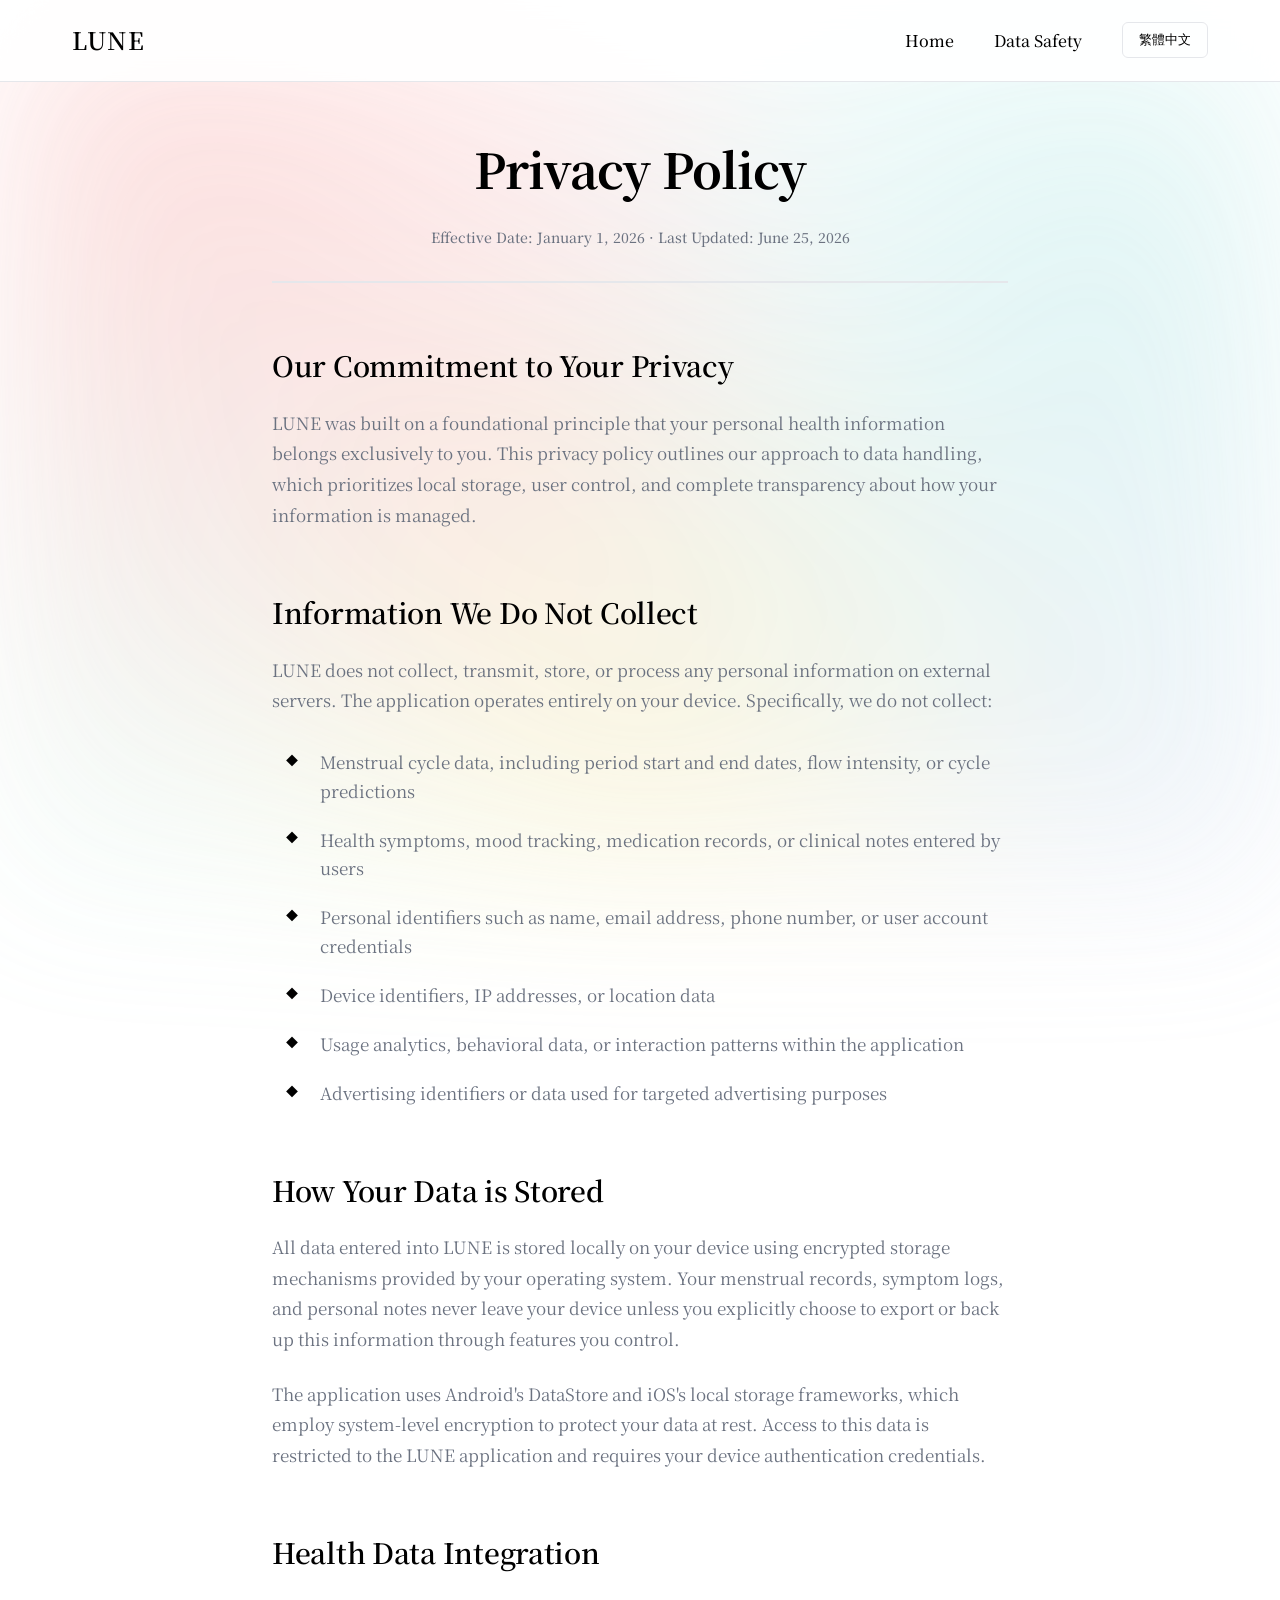
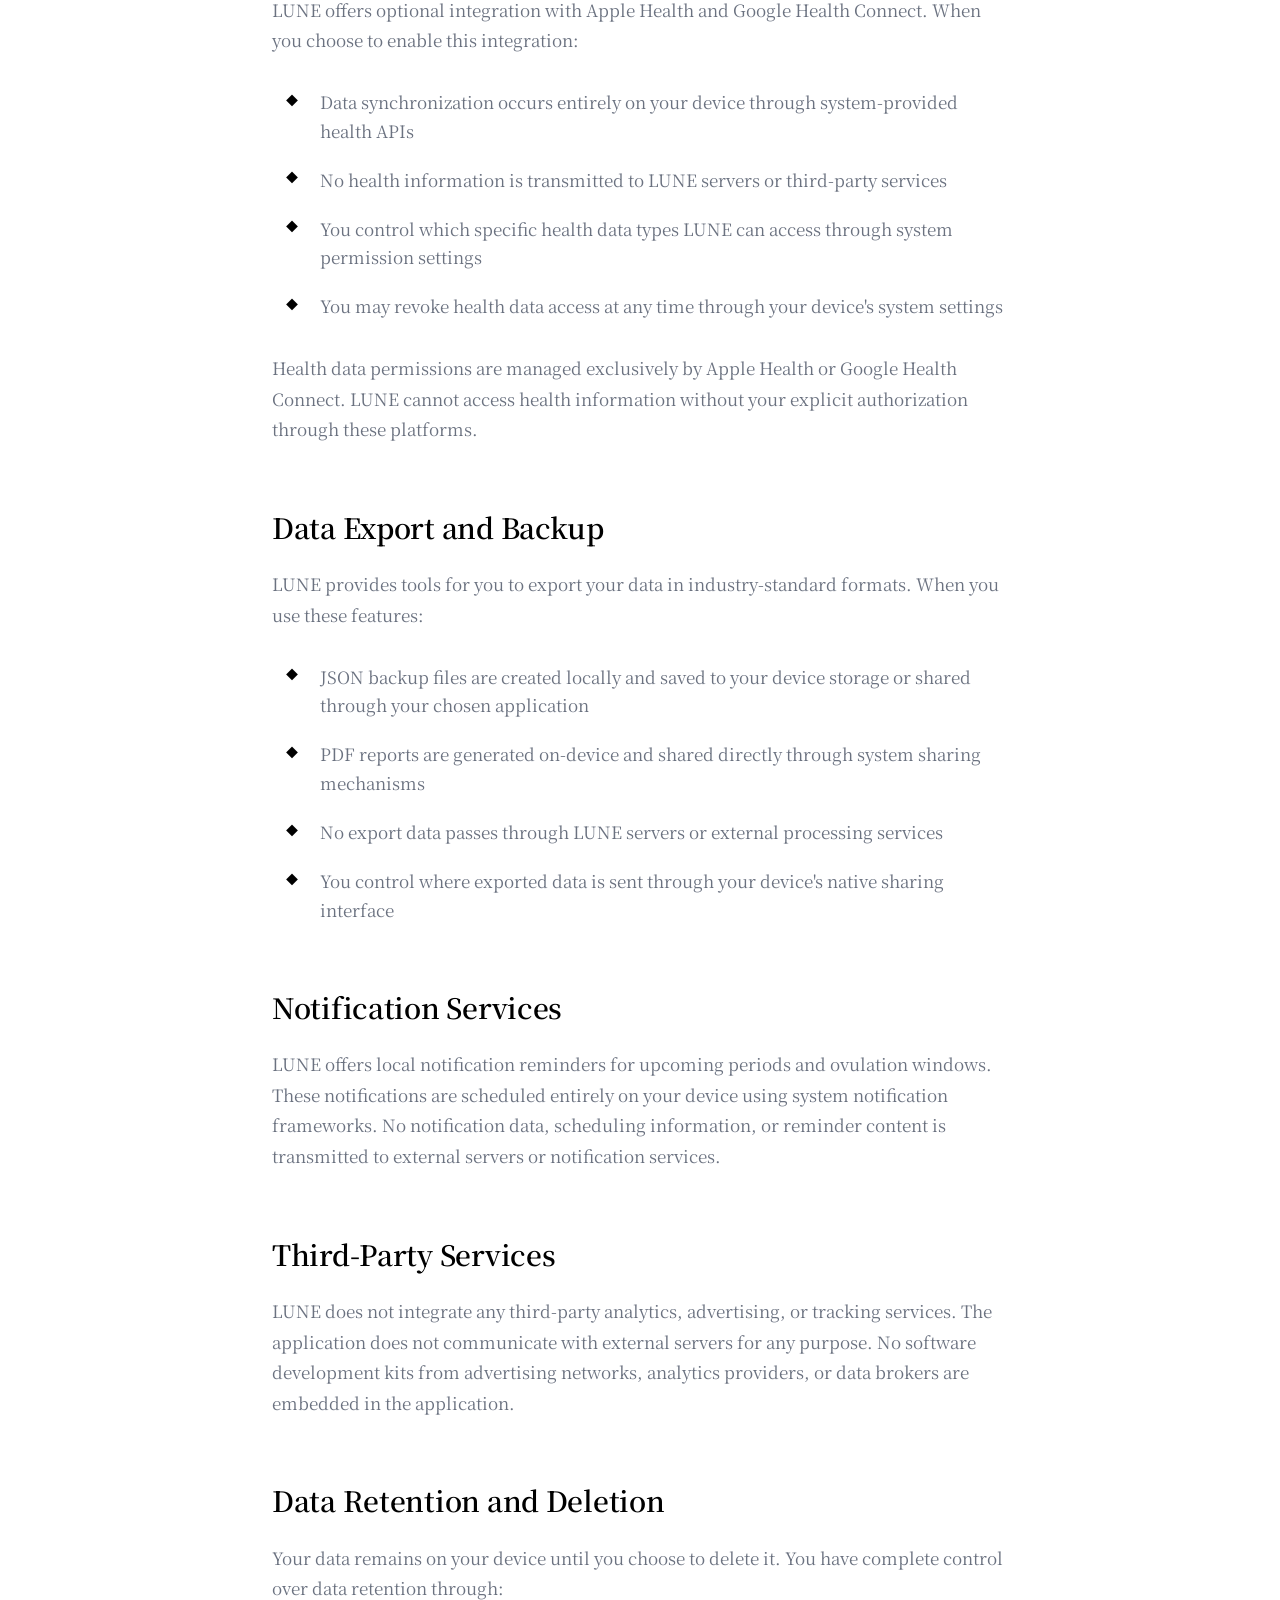
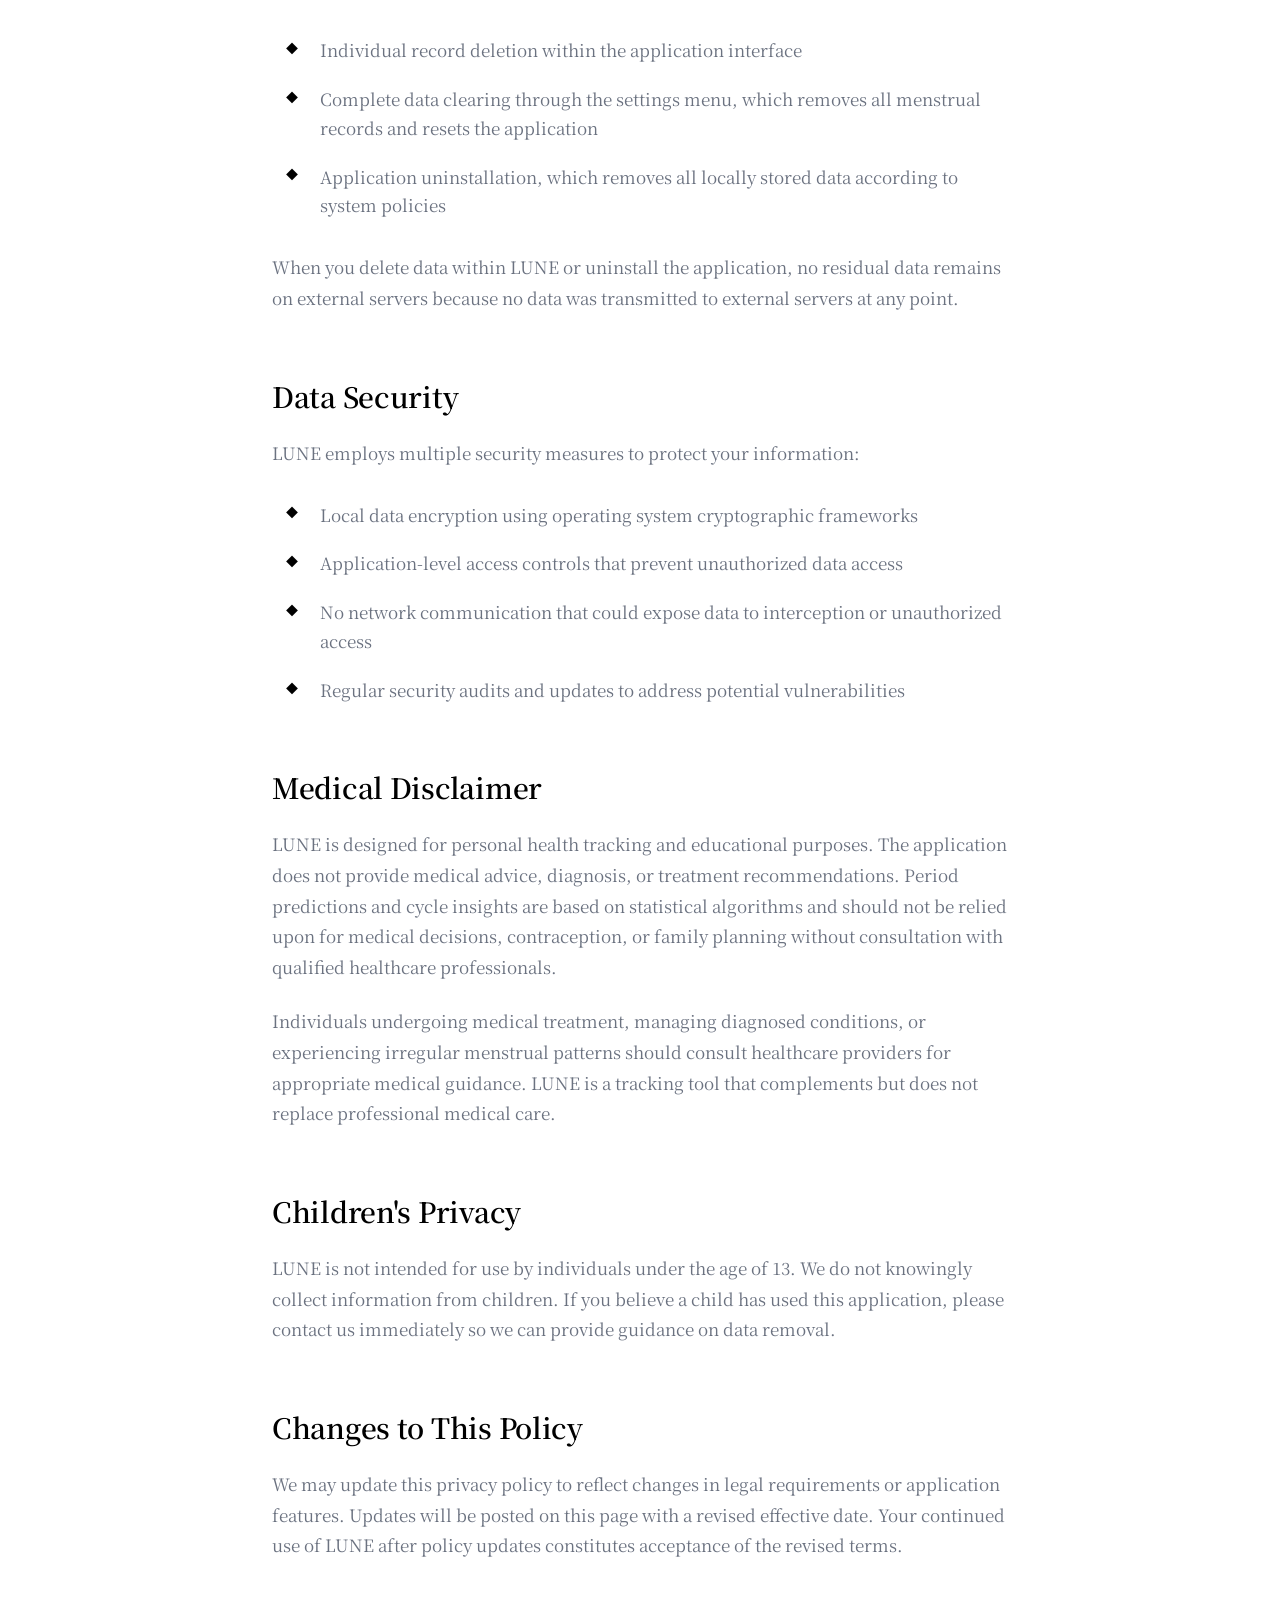
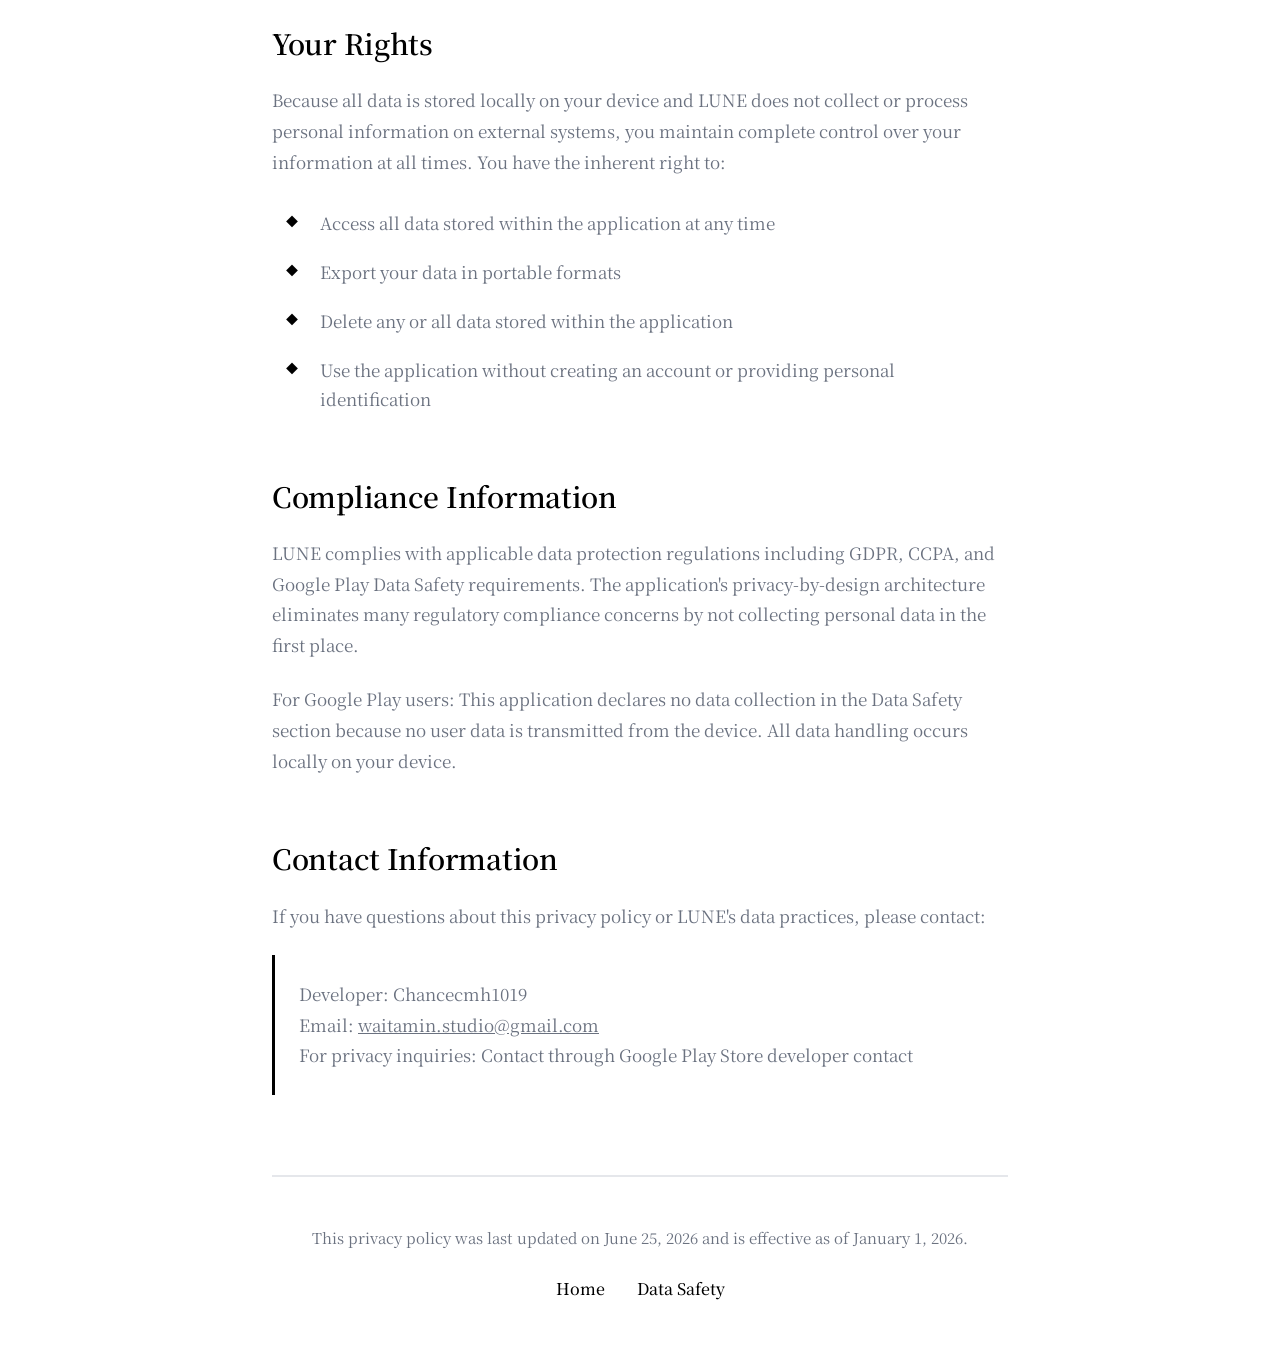
<file: web/privacy.html>
<!DOCTYPE html>
<html lang="en">
<head>
    <meta charset="UTF-8">
    <meta name="viewport" content="width=device-width, initial-scale=1.0">
    <title>Privacy Policy - LUNE</title>
    <link rel="stylesheet" href="styles.css">
    <link rel="stylesheet" href="policy.css">
    <link rel="icon" type="image/svg+xml" href="blood.svg">
</head>
<body>
    <nav class="navbar" id="navbar">
        <div class="nav-container">
            <a href="index.html" class="logo">LUNE</a>
            <div class="nav-links">
                <a href="index.html" class="nav-link" data-en="Home" data-zh="首頁">Home</a>
                <a href="data-safety.html" class="nav-link" data-en="Data Safety" data-zh="資料安全">Data Safety</a>
                <button class="lang-switch" onclick="toggleLanguage()">
                    <span class="lang-text">繁體中文</span>
                </button>
            </div>
        </div>
    </nav>

    <div class="policy-container">
        <header class="policy-header">
            <h1 class="policy-title" data-en="Privacy Policy" data-zh="隱私權政策">Privacy Policy</h1>
            <p class="policy-meta" data-en="Effective Date: January 1, 2026 · Last Updated: June 25, 2026" data-zh="生效日期：2026 年 1 月 1 日 · 最後更新：2026 年 6 月 25 日">Effective Date: January 1, 2026 · Last Updated: June 25, 2026</p>
        </header>

        <section class="policy-section">
            <h2 class="section-heading" data-en="Our Commitment to Your Privacy" data-zh="我們對您隱私的承諾">Our Commitment to Your Privacy</h2>
            <p class="policy-text" data-en="LUNE was built on a foundational principle that your personal health information belongs exclusively to you. This privacy policy outlines our approach to data handling, which prioritizes local storage, user control, and complete transparency about how your information is managed." data-zh="LUNE 建立在一個基本原則之上：您的個人健康資訊專屬於您。本隱私權政策概述我們的資料處理方式，優先採用本機儲存、使用者控制，並完全透明地說明您的資訊管理方式。">
                LUNE was built on a foundational principle that your personal health information belongs exclusively to you. This privacy policy outlines our approach to data handling, which prioritizes local storage, user control, and complete transparency about how your information is managed.
            </p>
        </section>

        <section class="policy-section">
            <h2 class="section-heading" data-en="Information We Do Not Collect" data-zh="我們不收集的資訊">Information We Do Not Collect</h2>
            <p class="policy-text" data-en="LUNE does not collect, transmit, store, or process any personal information on external servers. The application operates entirely on your device. Specifically, we do not collect:" data-zh="LUNE 不會在外部伺服器上收集、傳輸、儲存或處理任何個人資訊。應用程式完全在您的裝置上運作。我們不會收集以下資訊：">
                LUNE does not collect, transmit, store, or process any personal information on external servers. The application operates entirely on your device. Specifically, we do not collect:
            </p>
            <div class="policy-list">
                <div class="list-item">
                    <span class="list-icon">◆</span>
                    <span class="list-text" data-en="Menstrual cycle data, including period start and end dates, flow intensity, or cycle predictions" data-zh="月經週期資料，包括經期開始和結束日期、流量強度或週期預測">Menstrual cycle data, including period start and end dates, flow intensity, or cycle predictions</span>
                </div>
                <div class="list-item">
                    <span class="list-icon">◆</span>
                    <span class="list-text" data-en="Health symptoms, mood tracking, medication records, or clinical notes entered by users" data-zh="健康症狀、情緒追蹤、用藥記錄或使用者輸入的臨床筆記">Health symptoms, mood tracking, medication records, or clinical notes entered by users</span>
                </div>
                <div class="list-item">
                    <span class="list-icon">◆</span>
                    <span class="list-text" data-en="Personal identifiers such as name, email address, phone number, or user account credentials" data-zh="個人識別資訊，例如姓名、電子郵件地址、電話號碼或使用者帳戶憑證">Personal identifiers such as name, email address, phone number, or user account credentials</span>
                </div>
                <div class="list-item">
                    <span class="list-icon">◆</span>
                    <span class="list-text" data-en="Device identifiers, IP addresses, or location data" data-zh="裝置識別碼、IP 地址或位置資料">Device identifiers, IP addresses, or location data</span>
                </div>
                <div class="list-item">
                    <span class="list-icon">◆</span>
                    <span class="list-text" data-en="Usage analytics, behavioral data, or interaction patterns within the application" data-zh="使用分析、行為資料或應用程式內的互動模式">Usage analytics, behavioral data, or interaction patterns within the application</span>
                </div>
                <div class="list-item">
                    <span class="list-icon">◆</span>
                    <span class="list-text" data-en="Advertising identifiers or data used for targeted advertising purposes" data-zh="廣告識別碼或用於定向廣告的資料">Advertising identifiers or data used for targeted advertising purposes</span>
                </div>
            </div>
        </section>

        <section class="policy-section">
            <h2 class="section-heading" data-en="How Your Data is Stored" data-zh="您的資料如何儲存">How Your Data is Stored</h2>
            <p class="policy-text" data-en="All data entered into LUNE is stored locally on your device using encrypted storage mechanisms provided by your operating system. Your menstrual records, symptom logs, and personal notes never leave your device unless you explicitly choose to export or back up this information through features you control." data-zh="輸入到 LUNE 的所有資料都會使用作業系統提供的加密儲存機制在本機儲存在您的裝置上。您的月經記錄、症狀日誌和個人筆記永遠不會離開您的裝置，除非您明確選擇透過您控制的功能匯出或備份這些資訊。">
                All data entered into LUNE is stored locally on your device using encrypted storage mechanisms provided by your operating system. Your menstrual records, symptom logs, and personal notes never leave your device unless you explicitly choose to export or back up this information through features you control.
            </p>
            <p class="policy-text" data-en="The application uses Android's DataStore and iOS's local storage frameworks, which employ system-level encryption to protect your data at rest. Access to this data is restricted to the LUNE application and requires your device authentication credentials." data-zh="此應用程式使用 Android 的 DataStore 和 iOS 的本機儲存架構，採用系統層級加密來保護您的靜態資料。對此資料的存取僅限於 LUNE 應用程式，並需要您的裝置驗證憑證。">
                The application uses Android's DataStore and iOS's local storage frameworks, which employ system-level encryption to protect your data at rest. Access to this data is restricted to the LUNE application and requires your device authentication credentials.
            </p>
        </section>

        <section class="policy-section">
            <h2 class="section-heading" data-en="Health Data Integration" data-zh="健康資料整合">Health Data Integration</h2>
            <p class="policy-text" data-en="LUNE offers optional integration with Apple Health and Google Health Connect. When you choose to enable this integration:" data-zh="LUNE 提供與 Apple Health 和 Google Health Connect 的選擇性整合。當您選擇啟用此整合時：">
                LUNE offers optional integration with Apple Health and Google Health Connect. When you choose to enable this integration:
            </p>
            <div class="policy-list">
                <div class="list-item">
                    <span class="list-icon">◆</span>
                    <span class="list-text" data-en="Data synchronization occurs entirely on your device through system-provided health APIs" data-zh="資料同步完全在您的裝置上透過系統提供的健康 API 進行">Data synchronization occurs entirely on your device through system-provided health APIs</span>
                </div>
                <div class="list-item">
                    <span class="list-icon">◆</span>
                    <span class="list-text" data-en="No health information is transmitted to LUNE servers or third-party services" data-zh="不會將任何健康資訊傳輸至 LUNE 伺服器或第三方服務">No health information is transmitted to LUNE servers or third-party services</span>
                </div>
                <div class="list-item">
                    <span class="list-icon">◆</span>
                    <span class="list-text" data-en="You control which specific health data types LUNE can access through system permission settings" data-zh="您可以透過系統權限設定控制 LUNE 可以存取哪些特定的健康資料類型">You control which specific health data types LUNE can access through system permission settings</span>
                </div>
                <div class="list-item">
                    <span class="list-icon">◆</span>
                    <span class="list-text" data-en="You may revoke health data access at any time through your device's system settings" data-zh="您可以隨時透過裝置的系統設定撤銷健康資料存取權限">You may revoke health data access at any time through your device's system settings</span>
                </div>
            </div>
            <p class="policy-text" data-en="Health data permissions are managed exclusively by Apple Health or Google Health Connect. LUNE cannot access health information without your explicit authorization through these platforms." data-zh="健康資料權限由 Apple Health 或 Google Health Connect 獨家管理。LUNE 無法在未經您透過這些平台明確授權的情況下存取健康資訊。">
                Health data permissions are managed exclusively by Apple Health or Google Health Connect. LUNE cannot access health information without your explicit authorization through these platforms.
            </p>
        </section>

        <section class="policy-section">
            <h2 class="section-heading" data-en="Data Export and Backup" data-zh="資料匯出與備份">Data Export and Backup</h2>
            <p class="policy-text" data-en="LUNE provides tools for you to export your data in industry-standard formats. When you use these features:" data-zh="LUNE 提供工具讓您以業界標準格式匯出資料。當您使用這些功能時：">
                LUNE provides tools for you to export your data in industry-standard formats. When you use these features:
            </p>
            <div class="policy-list">
                <div class="list-item">
                    <span class="list-icon">◆</span>
                    <span class="list-text" data-en="JSON backup files are created locally and saved to your device storage or shared through your chosen application" data-zh="JSON 備份檔案在本機建立並儲存到您的裝置儲存空間，或透過您選擇的應用程式分享">JSON backup files are created locally and saved to your device storage or shared through your chosen application</span>
                </div>
                <div class="list-item">
                    <span class="list-icon">◆</span>
                    <span class="list-text" data-en="PDF reports are generated on-device and shared directly through system sharing mechanisms" data-zh="PDF 報告在裝置上生成並直接透過系統分享機制分享">PDF reports are generated on-device and shared directly through system sharing mechanisms</span>
                </div>
                <div class="list-item">
                    <span class="list-icon">◆</span>
                    <span class="list-text" data-en="No export data passes through LUNE servers or external processing services" data-zh="沒有匯出資料會通過 LUNE 伺服器或外部處理服務">No export data passes through LUNE servers or external processing services</span>
                </div>
                <div class="list-item">
                    <span class="list-icon">◆</span>
                    <span class="list-text" data-en="You control where exported data is sent through your device's native sharing interface" data-zh="您可以透過裝置的原生分享介面控制匯出資料的傳送位置">You control where exported data is sent through your device's native sharing interface</span>
                </div>
            </div>
        </section>

        <section class="policy-section">
            <h2 class="section-heading" data-en="Notification Services" data-zh="通知服務">Notification Services</h2>
            <p class="policy-text" data-en="LUNE offers local notification reminders for upcoming periods and ovulation windows. These notifications are scheduled entirely on your device using system notification frameworks. No notification data, scheduling information, or reminder content is transmitted to external servers or notification services." data-zh="LUNE 提供即將來臨的月經期和排卵期的本機通知提醒。這些通知完全在您的裝置上使用系統通知框架進行排程。沒有通知資料、排程資訊或提醒內容會傳輸到外部伺服器或通知服務。">
                LUNE offers local notification reminders for upcoming periods and ovulation windows. These notifications are scheduled entirely on your device using system notification frameworks. No notification data, scheduling information, or reminder content is transmitted to external servers or notification services.
            </p>
        </section>

        <section class="policy-section">
            <h2 class="section-heading" data-en="Third-Party Services" data-zh="第三方服務">Third-Party Services</h2>
            <p class="policy-text" data-en="LUNE does not integrate any third-party analytics, advertising, or tracking services. The application does not communicate with external servers for any purpose. No software development kits from advertising networks, analytics providers, or data brokers are embedded in the application." data-zh="LUNE 不會整合任何第三方分析、廣告或追蹤服務。此應用程式不會出於任何目的與外部伺服器通訊。應用程式中未嵌入來自廣告網路、分析提供者或資料經紀商的軟體開發套件。">
                LUNE does not integrate any third-party analytics, advertising, or tracking services. The application does not communicate with external servers for any purpose. No software development kits from advertising networks, analytics providers, or data brokers are embedded in the application.
            </p>
        </section>

        <section class="policy-section">
            <h2 class="section-heading" data-en="Data Retention and Deletion" data-zh="資料保留與刪除">Data Retention and Deletion</h2>
            <p class="policy-text" data-en="Your data remains on your device until you choose to delete it. You have complete control over data retention through:" data-zh="您的資料會保留在您的裝置上，直到您選擇刪除為止。您可以透過以下方式完全控制資料保留：">
                Your data remains on your device until you choose to delete it. You have complete control over data retention through:
            </p>
            <div class="policy-list">
                <div class="list-item">
                    <span class="list-icon">◆</span>
                    <span class="list-text" data-en="Individual record deletion within the application interface" data-zh="在應用程式介面內刪除個別記錄">Individual record deletion within the application interface</span>
                </div>
                <div class="list-item">
                    <span class="list-icon">◆</span>
                    <span class="list-text" data-en="Complete data clearing through the settings menu, which removes all menstrual records and resets the application" data-zh="透過設定選單完全清除資料，這將移除所有月經記錄並重設應用程式">Complete data clearing through the settings menu, which removes all menstrual records and resets the application</span>
                </div>
                <div class="list-item">
                    <span class="list-icon">◆</span>
                    <span class="list-text" data-en="Application uninstallation, which removes all locally stored data according to system policies" data-zh="解除安裝應用程式，這將根據系統政策移除所有本機儲存的資料">Application uninstallation, which removes all locally stored data according to system policies</span>
                </div>
            </div>
            <p class="policy-text" data-en="When you delete data within LUNE or uninstall the application, no residual data remains on external servers because no data was transmitted to external servers at any point." data-zh="當您在 LUNE 中刪除資料或解除安裝應用程式時，外部伺服器上不會留下任何殘留資料，因為從未將資料傳輸到外部伺服器。">
                When you delete data within LUNE or uninstall the application, no residual data remains on external servers because no data was transmitted to external servers at any point.
            </p>
        </section>

        <section class="policy-section">
            <h2 class="section-heading" data-en="Data Security" data-zh="資料安全">Data Security</h2>
            <p class="policy-text" data-en="LUNE employs multiple security measures to protect your information:" data-zh="LUNE 採用多種安全措施來保護您的資訊：">
                LUNE employs multiple security measures to protect your information:
            </p>
            <div class="policy-list">
                <div class="list-item">
                    <span class="list-icon">◆</span>
                    <span class="list-text" data-en="Local data encryption using operating system cryptographic frameworks" data-zh="使用作業系統加密框架進行本機資料加密">Local data encryption using operating system cryptographic frameworks</span>
                </div>
                <div class="list-item">
                    <span class="list-icon">◆</span>
                    <span class="list-text" data-en="Application-level access controls that prevent unauthorized data access" data-zh="應用程式層級的存取控制，防止未經授權的資料存取">Application-level access controls that prevent unauthorized data access</span>
                </div>
                <div class="list-item">
                    <span class="list-icon">◆</span>
                    <span class="list-text" data-en="No network communication that could expose data to interception or unauthorized access" data-zh="沒有可能導致資料被攔截或未經授權存取的網路通訊">No network communication that could expose data to interception or unauthorized access</span>
                </div>
                <div class="list-item">
                    <span class="list-icon">◆</span>
                    <span class="list-text" data-en="Regular security audits and updates to address potential vulnerabilities" data-zh="定期進行安全稽核和更新以解決潛在漏洞">Regular security audits and updates to address potential vulnerabilities</span>
                </div>
            </div>
        </section>

        <section class="policy-section">
            <h2 class="section-heading" data-en="Medical Disclaimer" data-zh="醫療免責聲明">Medical Disclaimer</h2>
            <p class="policy-text" data-en="LUNE is designed for personal health tracking and educational purposes. The application does not provide medical advice, diagnosis, or treatment recommendations. Period predictions and cycle insights are based on statistical algorithms and should not be relied upon for medical decisions, contraception, or family planning without consultation with qualified healthcare professionals." data-zh="LUNE 專為個人健康追蹤和教育目的而設計。此應用程式不提供醫療建議、診斷或治療建議。月經預測和週期見解基於統計演算法，在未諮詢合格醫療專業人員的情況下，不應依賴其作出醫療決策、避孕或家庭計劃。">
                LUNE is designed for personal health tracking and educational purposes. The application does not provide medical advice, diagnosis, or treatment recommendations. Period predictions and cycle insights are based on statistical algorithms and should not be relied upon for medical decisions, contraception, or family planning without consultation with qualified healthcare professionals.
            </p>
            <p class="policy-text" data-en="Individuals undergoing medical treatment, managing diagnosed conditions, or experiencing irregular menstrual patterns should consult healthcare providers for appropriate medical guidance. LUNE is a tracking tool that complements but does not replace professional medical care." data-zh="接受醫療治療、管理已診斷病症或經歷不規則月經模式的個人應諮詢醫療保健提供者以獲得適當的醫療指導。LUNE 是一種追蹤工具，可以補充但不能取代專業醫療護理。">
                Individuals undergoing medical treatment, managing diagnosed conditions, or experiencing irregular menstrual patterns should consult healthcare providers for appropriate medical guidance. LUNE is a tracking tool that complements but does not replace professional medical care.
            </p>
        </section>

        <section class="policy-section">
            <h2 class="section-heading" data-en="Children's Privacy" data-zh="兒童隱私">Children's Privacy</h2>
            <p class="policy-text" data-en="LUNE is not intended for use by individuals under the age of 13. We do not knowingly collect information from children. If you believe a child has used this application, please contact us immediately so we can provide guidance on data removal." data-zh="LUNE 不適合 13 歲以下的個人使用。我們不會有意收集兒童的資訊。如果您認為兒童使用了此應用程式，請立即與我們聯繫，以便我們提供有關資料移除的指導。">
                LUNE is not intended for use by individuals under the age of 13. We do not knowingly collect information from children. If you believe a child has used this application, please contact us immediately so we can provide guidance on data removal.
            </p>
        </section>

        <section class="policy-section">
            <h2 class="section-heading" data-en="Changes to This Policy" data-zh="政策變更">Changes to This Policy</h2>
            <p class="policy-text" data-en="We may update this privacy policy to reflect changes in legal requirements or application features. Updates will be posted on this page with a revised effective date. Your continued use of LUNE after policy updates constitutes acceptance of the revised terms." data-zh="我們可能會更新此隱私權政策以反映法律要求或應用程式功能的變更。更新將發布在此頁面上並附有修訂的生效日期。您在政策更新後繼續使用 LUNE 即表示接受修訂條款。">
                We may update this privacy policy to reflect changes in legal requirements or application features. Updates will be posted on this page with a revised effective date. Your continued use of LUNE after policy updates constitutes acceptance of the revised terms.
            </p>
        </section>

        <section class="policy-section">
            <h2 class="section-heading" data-en="Your Rights" data-zh="您的權利">Your Rights</h2>
            <p class="policy-text" data-en="Because all data is stored locally on your device and LUNE does not collect or process personal information on external systems, you maintain complete control over your information at all times. You have the inherent right to:" data-zh="因為所有資料都在本機儲存在您的裝置上，而 LUNE 不會在外部系統上收集或處理個人資訊，您始終完全控制您的資訊。您擁有以下固有權利：">
                Because all data is stored locally on your device and LUNE does not collect or process personal information on external systems, you maintain complete control over your information at all times. You have the inherent right to:
            </p>
            <div class="policy-list">
                <div class="list-item">
                    <span class="list-icon">◆</span>
                    <span class="list-text" data-en="Access all data stored within the application at any time" data-zh="隨時存取儲存在應用程式中的所有資料">Access all data stored within the application at any time</span>
                </div>
                <div class="list-item">
                    <span class="list-icon">◆</span>
                    <span class="list-text" data-en="Export your data in portable formats" data-zh="以可攜式格式匯出您的資料">Export your data in portable formats</span>
                </div>
                <div class="list-item">
                    <span class="list-icon">◆</span>
                    <span class="list-text" data-en="Delete any or all data stored within the application" data-zh="刪除儲存在應用程式中的任何或所有資料">Delete any or all data stored within the application</span>
                </div>
                <div class="list-item">
                    <span class="list-icon">◆</span>
                    <span class="list-text" data-en="Use the application without creating an account or providing personal identification" data-zh="無需建立帳戶或提供個人識別資訊即可使用應用程式">Use the application without creating an account or providing personal identification</span>
                </div>
            </div>
        </section>

        <section class="policy-section">
            <h2 class="section-heading" data-en="Compliance Information" data-zh="合規資訊">Compliance Information</h2>
            <p class="policy-text" data-en="LUNE complies with applicable data protection regulations including GDPR, CCPA, and Google Play Data Safety requirements. The application's privacy-by-design architecture eliminates many regulatory compliance concerns by not collecting personal data in the first place." data-zh="LUNE 遵守適用的資料保護法規，包括 GDPR、CCPA 和 Google Play 資料安全要求。此應用程式的隱私設計架構從一開始就不收集個人資料，從而消除了許多法規合規性問題。">
                LUNE complies with applicable data protection regulations including GDPR, CCPA, and Google Play Data Safety requirements. The application's privacy-by-design architecture eliminates many regulatory compliance concerns by not collecting personal data in the first place.
            </p>
            <p class="policy-text" data-en="For Google Play users: This application declares no data collection in the Data Safety section because no user data is transmitted from the device. All data handling occurs locally on your device." data-zh="對於 Google Play 使用者：此應用程式在「資料安全」部分聲明不收集資料，因為不會從裝置傳輸任何使用者資料。所有資料處理都在本機在您的裝置上進行。">
                For Google Play users: This application declares no data collection in the Data Safety section because no user data is transmitted from the device. All data handling occurs locally on your device.
            </p>
        </section>

        <section class="policy-section">
            <h2 class="section-heading" data-en="Contact Information" data-zh="聯絡資訊">Contact Information</h2>
            <p class="policy-text" data-en="If you have questions about this privacy policy or LUNE's data practices, please contact:" data-zh="如果您對此隱私權政策或 LUNE 的資料處理方式有任何疑問，請聯絡：">
                If you have questions about this privacy policy or LUNE's data practices, please contact:
            </p>
            <p class="policy-contact">
                <span data-en="Developer: Chancecmh1019" data-zh="開發者：Chancecmh1019">Developer: Chancecmh1019</span><br>
                <span data-en="Email:" data-zh="電子郵件：">Email:</span> <a href="mailto:waitamin.studio@gmail.com" style="color: inherit;">waitamin.studio@gmail.com</a><br>
                <span data-en="For privacy inquiries: Contact through Google Play Store developer contact" data-zh="隱私查詢：透過 Google Play 商店開發者聯絡方式聯繫">For privacy inquiries: Contact through Google Play Store developer contact</span>
            </p>
        </section>

        <footer class="policy-footer">
            <p data-en="This privacy policy was last updated on June 25, 2026 and is effective as of January 1, 2026." data-zh="本隱私權政策最後更新於 2026 年 6 月 25 日，自 2026 年 1 月 1 日起生效。">This privacy policy was last updated on June 25, 2026 and is effective as of January 1, 2026.</p>
            <div class="policy-footer-links">
                <a href="index.html" data-en="Home" data-zh="首頁">Home</a>
                <a href="data-safety.html" data-en="Data Safety" data-zh="資料安全">Data Safety</a>
            </div>
        </footer>
    </div>

    <script src="script.js"></script>
</body>
</html>
</file>
<file: web/styles.css>
/* ========================================
   Google Fonts Import
   ======================================== */
@import url('https://fonts.googleapis.com/css2?family=Noto+Serif+TC:wght@300;400;500;600;700&family=Noto+Serif:wght@300;400;500;600;700&display=swap');

/* ========================================
   CSS Variables
   ======================================== */
:root {
    --text-primary: #000000;
    --text-secondary: #6B7280;
    --text-inverse: #FFFFFF;
    --border-color: #E5E7EB;
    --transition: all 0.3s cubic-bezier(0.4, 0, 0.2, 1);
}

* {
    margin: 0;
    padding: 0;
    box-sizing: border-box;
}

html {
    scroll-behavior: smooth;
}

body {
    font-family: 'Noto Serif TC', 'Noto Serif', serif;
    color: var(--text-primary);
    line-height: 1.7;
    font-size: 16px;
    overflow-x: hidden;
    position: relative;
    min-height: 100vh;
    opacity: 0;
    transition: opacity 0.3s ease;
}

body.loaded {
    opacity: 1;
}

/* ========================================
   Artistic Oil Painting Background
   ======================================== */

body::before {
    content: '';
    position: fixed;
    top: 0;
    left: 0;
    width: 100%;
    height: 100%;
    z-index: -2;
    background: #FFFFFF;
}

body::after {
    content: '';
    position: fixed;
    top: 0;
    left: 0;
    width: 100%;
    height: 100%;
    z-index: -1;
    pointer-events: none;
    background: 
        radial-gradient(circle at 15% 20%, rgba(255, 107, 107, 0.25) 0%, transparent 50%),
        radial-gradient(circle at 85% 30%, rgba(78, 205, 196, 0.2) 0%, transparent 50%),
        radial-gradient(circle at 50% 80%, rgba(255, 230, 109, 0.22) 0%, transparent 50%),
        radial-gradient(circle at 10% 70%, rgba(168, 230, 207, 0.18) 0%, transparent 50%),
        radial-gradient(circle at 90% 85%, rgba(199, 206, 234, 0.25) 0%, transparent 50%),
        radial-gradient(circle at 40% 50%, rgba(255, 182, 193, 0.15) 0%, transparent 50%);
    filter: blur(80px);
    opacity: 0.8;
    animation: paintShift 30s ease-in-out infinite;
}

@keyframes paintShift {
    0%, 100% {
        transform: translate(0, 0) scale(1);
        opacity: 0.8;
    }
    25% {
        transform: translate(20px, -30px) scale(1.05);
        opacity: 0.7;
    }
    50% {
        transform: translate(-15px, 20px) scale(0.95);
        opacity: 0.85;
    }
    75% {
        transform: translate(25px, 15px) scale(1.02);
        opacity: 0.75;
    }
}

/* Content Layer with subtle backdrop */
main {
    position: relative;
    z-index: 1;
}

/* ========================================
   Scroll Progress Bar
   ======================================== */

.scroll-progress {
    position: fixed;
    top: 0;
    left: 0;
    height: 3px;
    width: 0;
    background: linear-gradient(90deg, 
        rgba(255, 107, 107, 0.8),
        rgba(78, 205, 196, 0.8),
        rgba(255, 230, 109, 0.8)
    );
    z-index: 9999;
    transition: width 0.1s ease;
}

/* ========================================
   Navbar
   ======================================== */

.navbar {
    position: fixed;
    top: 0;
    left: 0;
    right: 0;
    background: rgba(255, 255, 255, 0.9);
    backdrop-filter: blur(20px);
    -webkit-backdrop-filter: blur(20px);
    border-bottom: 1px solid var(--border-color);
    z-index: 1000;
    transition: all 0.4s cubic-bezier(0.4, 0, 0.2, 1);
}

.navbar.scrolled {
    background: rgba(255, 255, 255, 0.95);
    box-shadow: 0 4px 20px rgba(0, 0, 0, 0.05);
}

.nav-container {
    max-width: 1200px;
    margin: 0 auto;
    padding: 1.25rem 2rem;
    display: flex;
    justify-content: space-between;
    align-items: center;
}

.logo {
    font-size: 1.5rem;
    font-weight: 600;
    color: var(--text-primary);
    text-decoration: none;
    letter-spacing: 0.05em;
    transition: var(--transition);
}

.logo:hover {
    opacity: 0.7;
}

.nav-links {
    display: flex;
    gap: 2.5rem;
    align-items: center;
}

.nav-link {
    color: var(--text-primary);
    text-decoration: none;
    font-weight: 500;
    position: relative;
    transition: var(--transition);
}

.nav-link::after {
    content: '';
    position: absolute;
    bottom: -4px;
    left: 0;
    width: 0;
    height: 2px;
    background: linear-gradient(90deg, rgba(255, 107, 107, 0.8), rgba(78, 205, 196, 0.8));
    transition: width 0.4s cubic-bezier(0.4, 0, 0.2, 1);
}

.nav-link:hover::after {
    width: 100%;
}

.lang-switch {
    background: transparent;
    border: 1px solid var(--border-color);
    padding: 0.5rem 1rem;
    border-radius: 6px;
    cursor: pointer;
    font-weight: 500;
    transition: all 0.3s ease;
}

.lang-switch:hover {
    background: rgba(78, 205, 196, 0.1);
    border-color: rgba(78, 205, 196, 0.5);
    transform: translateY(-2px);
}

/* ========================================
   Hero Section
   ======================================== */

.hero {
    min-height: 100vh;
    display: flex;
    align-items: center;
    justify-content: center;
    padding: 8rem 2rem 4rem;
    max-width: 1200px;
    margin: 0 auto;
}

.hero-content {
    flex: 1;
    max-width: 600px;
    animation: fadeInUp 1s ease;
}

@keyframes fadeInUp {
    from {
        opacity: 0;
        transform: translateY(30px);
    }
    to {
        opacity: 1;
        transform: translateY(0);
    }
}

.hero-title {
    font-size: 3.5rem;
    font-weight: 700;
    line-height: 1.1;
    margin-bottom: 1.5rem;
    letter-spacing: -0.02em;
}

.hero-subtitle {
    font-size: 1.25rem;
    color: var(--text-secondary);
    margin-bottom: 2.5rem;
    line-height: 1.6;
}

.hero-cta {
    display: flex;
    gap: 1rem;
}

.btn-primary, .btn-secondary {
    padding: 0.875rem 2rem;
    font-size: 1rem;
    font-weight: 500;
    border-radius: 8px;
    text-decoration: none;
    transition: all 0.4s cubic-bezier(0.4, 0, 0.2, 1);
    display: inline-block;
}

.btn-primary {
    background: var(--text-primary);
    color: var(--text-inverse);
    box-shadow: 0 4px 15px rgba(0, 0, 0, 0.15);
}

.btn-primary:hover {
    transform: translateY(-3px);
    box-shadow: 0 8px 25px rgba(0, 0, 0, 0.2);
}

.btn-secondary {
    background: rgba(255, 255, 255, 0.8);
    color: var(--text-primary);
    border: 2px solid var(--border-color);
    backdrop-filter: blur(10px);
}

.btn-secondary:hover {
    background: rgba(255, 255, 255, 0.95);
    border-color: rgba(78, 205, 196, 0.5);
    transform: translateY(-3px);
    box-shadow: 0 8px 16px rgba(0, 0, 0, 0.1);
}

.hero-visual {
    flex: 1;
    display: flex;
    align-items: center;
    justify-content: center;
    animation: fadeInUp 1s ease 0.2s both;
}

.phone-mockup {
    width: 300px;
    height: 600px;
    background: url('Screenshot.png') center/cover no-repeat;
    backdrop-filter: blur(10px);
    border: 8px solid var(--text-primary);
    border-radius: 40px;
    box-shadow: 0 20px 60px rgba(0, 0, 0, 0.15);
    position: relative;
    transition: all 0.3s ease;
}

.phone-mockup::before {
    content: '';
    position: absolute;
    top: 20px;
    left: 50%;
    transform: translateX(-50%);
    width: 80px;
    height: 5px;
    background: var(--text-primary);
    border-radius: 10px;
}

.phone-mockup:hover {
    transform: translateY(-10px);
    box-shadow: 0 30px 80px rgba(0, 0, 0, 0.2);
}

/* ========================================
   Features Section
   ======================================== */

.features {
    padding: 8rem 2rem;
    max-width: 1200px;
    margin: 0 auto;
}

.section-header {
    text-align: center;
    margin-bottom: 5rem;
    opacity: 0;
    transform: translateY(30px);
    transition: all 0.8s cubic-bezier(0.4, 0, 0.2, 1);
}

.section-header.visible {
    opacity: 1;
    transform: translateY(0);
}

.section-title {
    font-size: 2.5rem;
    font-weight: 700;
    margin-bottom: 1rem;
    letter-spacing: -0.01em;
}

.section-subtitle {
    font-size: 1.125rem;
    color: var(--text-secondary);
}

.feature-grid {
    display: grid;
    grid-template-columns: repeat(auto-fit, minmax(320px, 1fr));
    gap: 2rem;
}

.feature-card {
    padding: 2.5rem;
    background: rgba(255, 255, 255, 0.8);
    backdrop-filter: blur(10px);
    border: 1px solid var(--border-color);
    border-radius: 12px;
    transition: all 0.4s cubic-bezier(0.4, 0, 0.2, 1);
    opacity: 0;
    transform: translateY(60px);
}

.feature-card.visible {
    opacity: 1;
    transform: translateY(0);
}

.feature-card:nth-child(1).visible { transition-delay: 0s; }
.feature-card:nth-child(2).visible { transition-delay: 0.1s; }
.feature-card:nth-child(3).visible { transition-delay: 0.2s; }
.feature-card:nth-child(4).visible { transition-delay: 0.3s; }
.feature-card:nth-child(5).visible { transition-delay: 0.4s; }
.feature-card:nth-child(6).visible { transition-delay: 0.5s; }

.feature-card:hover {
    transform: translateY(-12px);
    box-shadow: 0 20px 40px rgba(0, 0, 0, 0.12);
    background: rgba(255, 255, 255, 0.95);
}

.feature-icon {
    font-size: 2.5rem;
    margin-bottom: 1.5rem;
    display: inline-block;
    transition: all 0.4s cubic-bezier(0.4, 0, 0.2, 1);
}

.feature-card:hover .feature-icon {
    transform: scale(1.2) rotate(5deg);
}

.feature-title {
    font-size: 1.5rem;
    font-weight: 600;
    margin-bottom: 1rem;
}

.feature-desc {
    color: var(--text-secondary);
    line-height: 1.7;
}

/* ========================================
   Privacy Highlight
   ======================================== */

.privacy-highlight {
    padding: 8rem 2rem;
    background: var(--text-primary);
    color: var(--text-inverse);
    position: relative;
}

.privacy-content {
    max-width: 800px;
    margin: 0 auto;
    text-align: center;
    position: relative;
    z-index: 2;
}

.privacy-content .section-title {
    color: var(--text-inverse);
}

.privacy-text {
    font-size: 1.125rem;
    line-height: 1.8;
    margin-bottom: 2rem;
    opacity: 0.95;
}

.privacy-links {
    display: flex;
    justify-content: center;
    gap: 2rem;
    flex-wrap: wrap;
}

.link-underline {
    color: var(--text-inverse);
    text-decoration: none;
    font-weight: 500;
    position: relative;
    padding-bottom: 4px;
    transition: all 0.3s ease;
}

.link-underline::after {
    content: '';
    position: absolute;
    bottom: 0;
    left: 0;
    width: 100%;
    height: 1px;
    background: var(--text-inverse);
    opacity: 0.5;
    transition: all 0.3s ease;
}

.link-underline:hover {
    transform: translateY(-2px);
}

.link-underline:hover::after {
    opacity: 1;
    height: 2px;
}

/* ========================================
   About Section
   ======================================== */

.about {
    padding: 8rem 2rem;
    max-width: 800px;
    margin: 0 auto;
}

.about-content {
    text-align: center;
    opacity: 0;
    transform: translateY(30px);
    transition: all 0.8s cubic-bezier(0.4, 0, 0.2, 1);
}

.about-content.visible {
    opacity: 1;
    transform: translateY(0);
}

.about-text {
    font-size: 1.125rem;
    color: var(--text-secondary);
    line-height: 1.8;
    margin-bottom: 1.5rem;
}

/* ========================================
   Footer
   ======================================== */

.footer {
    background: rgba(248, 249, 250, 0.9);
    backdrop-filter: blur(10px);
    padding: 4rem 2rem 2rem;
    border-top: 1px solid var(--border-color);
}

.footer-content {
    max-width: 1200px;
    margin: 0 auto;
    display: grid;
    grid-template-columns: repeat(auto-fit, minmax(200px, 1fr));
    gap: 3rem;
    margin-bottom: 3rem;
}

.footer-title {
    font-size: 1rem;
    font-weight: 600;
    margin-bottom: 1rem;
}

.footer-text {
    color: var(--text-secondary);
    font-size: 0.875rem;
}

.footer-link {
    display: block;
    color: var(--text-secondary);
    text-decoration: none;
    margin-bottom: 0.5rem;
    transition: all 0.3s ease;
}

.footer-link:hover {
    color: var(--text-primary);
    transform: translateX(5px);
}

.footer-bottom {
    text-align: center;
    padding-top: 2rem;
    border-top: 1px solid var(--border-color);
    color: var(--text-secondary);
    font-size: 0.875rem;
}

/* ========================================
   Responsive Design
   ======================================== */

@media (max-width: 768px) {
    body::after {
        opacity: 0.5;
    }

    .nav-links {
        gap: 1.5rem;
    }

    .hero {
        flex-direction: column;
        text-align: center;
        padding: 6rem 1.5rem 3rem;
    }

    .hero-title {
        font-size: 2.5rem;
    }

    .hero-subtitle {
        font-size: 1.125rem;
    }

    .hero-cta {
        flex-direction: column;
        align-items: center;
    }

    .btn-primary, .btn-secondary {
        width: 100%;
        max-width: 300px;
        text-align: center;
    }

    .phone-mockup {
        width: 250px;
        height: 500px;
        margin-top: 3rem;
    }

    .section-title {
        font-size: 2rem;
    }

    .feature-grid {
        grid-template-columns: 1fr;
    }

    .features, .privacy-highlight, .about {
        padding: 4rem 1.5rem;
    }

    .privacy-links {
        flex-direction: column;
        gap: 1rem;
    }
}

/* ========================================
   Accessibility
   ======================================== */

@media (prefers-reduced-motion: reduce) {
    *,
    *::before,
    *::after {
        animation-duration: 0.01ms !important;
        animation-iteration-count: 1 !important;
        transition-duration: 0.01ms !important;
    }
    
    body::after {
        animation: none;
    }
}
</file>
<file: web/policy.css>
/* Policy Pages Styling */

.policy-container {
    max-width: 800px;
    margin: 0 auto;
    padding: 8rem 2rem 4rem;
}

.policy-header {
    text-align: center;
    margin-bottom: 4rem;
    padding-bottom: 2rem;
    border-bottom: 2px solid var(--border-color);
}

.policy-title {
    font-size: 3rem;
    font-weight: 700;
    margin-bottom: 1rem;
    letter-spacing: -0.02em;
}

.policy-meta {
    font-size: 0.875rem;
    color: var(--text-secondary);
    font-weight: 500;
}

.policy-section {
    margin-bottom: 4rem;
    opacity: 0;
    transform: translateY(20px);
    animation: fadeInUp 0.6s ease forwards;
}

.policy-section:nth-child(1) { animation-delay: 0s; }
.policy-section:nth-child(2) { animation-delay: 0.05s; }
.policy-section:nth-child(3) { animation-delay: 0.1s; }
.policy-section:nth-child(4) { animation-delay: 0.15s; }
.policy-section:nth-child(5) { animation-delay: 0.2s; }
.policy-section:nth-child(6) { animation-delay: 0.25s; }

.section-heading {
    font-size: 1.75rem;
    font-weight: 600;
    margin-bottom: 1.5rem;
    line-height: 1.3;
    letter-spacing: -0.01em;
}

.policy-text {
    font-size: 1.0625rem;
    line-height: 1.8;
    color: var(--text-secondary);
    margin-bottom: 1.5rem;
}

.policy-list {
    margin: 2rem 0;
}

.list-item {
    display: flex;
    align-items: flex-start;
    margin-bottom: 1.25rem;
    padding-left: 0.5rem;
}

.list-icon {
    flex-shrink: 0;
    width: 24px;
    height: 24px;
    margin-right: 1rem;
    font-size: 0.75rem;
    display: flex;
    align-items: center;
    justify-content: center;
    color: var(--text-primary);
}

.list-text {
    flex: 1;
    font-size: 1.0625rem;
    line-height: 1.7;
    color: var(--text-secondary);
}

.policy-contact {
    font-size: 1.0625rem;
    line-height: 1.8;
    color: var(--text-secondary);
    padding: 1.5rem;
    background: var(--bg-secondary);
    border-left: 3px solid var(--text-primary);
    margin: 1.5rem 0;
}

.policy-footer {
    margin-top: 5rem;
    padding-top: 3rem;
    border-top: 2px solid var(--border-color);
    text-align: center;
    color: var(--text-secondary);
}

.policy-footer p {
    margin-bottom: 1.5rem;
    font-size: 0.9375rem;
}

.policy-footer-links {
    display: flex;
    justify-content: center;
    gap: 2rem;
    flex-wrap: wrap;
}

.policy-footer-links a {
    color: var(--text-primary);
    text-decoration: none;
    font-weight: 500;
    position: relative;
    padding-bottom: 2px;
}

.policy-footer-links a::after {
    content: '';
    position: absolute;
    bottom: 0;
    left: 0;
    width: 0;
    height: 1px;
    background: var(--text-primary);
    transition: width 0.3s ease;
}

.policy-footer-links a:hover::after {
    width: 100%;
}

/* Data Safety Specific Styles */

.data-safety-grid {
    display: grid;
    grid-template-columns: 1fr;
    gap: 1.5rem;
    margin: 2rem 0;
}

.data-safety-card {
    padding: 2rem;
    background: rgba(255, 255, 255, 0.9);
    backdrop-filter: blur(10px);
    border: 1px solid var(--border-color);
    border-radius: 12px;
    transition: var(--transition);
}

.data-safety-card:hover {
    transform: translateY(-4px);
    box-shadow: 0 8px 16px rgba(0, 0, 0, 0.08);
}

.data-safety-title {
    font-size: 1.25rem;
    font-weight: 600;
    margin-bottom: 1rem;
    display: flex;
    align-items: center;
    gap: 0.75rem;
}

.data-safety-icon {
    font-size: 1.5rem;
}

.data-safety-desc {
    font-size: 1rem;
    color: var(--text-secondary);
    line-height: 1.7;
}

.compliance-badge {
    display: inline-block;
    padding: 0.75rem 1.5rem;
    background: linear-gradient(135deg, rgba(78, 205, 196, 0.2), rgba(168, 230, 207, 0.2));
    color: #000000;
    border: 2px solid rgba(78, 205, 196, 0.6);
    border-radius: 8px;
    font-size: 0.95rem;
    font-weight: 600;
    margin: 0.5rem 0.5rem 0.5rem 0;
    transition: all 0.3s ease;
}

.compliance-badge:hover {
    background: linear-gradient(135deg, rgba(78, 205, 196, 0.3), rgba(168, 230, 207, 0.3));
    border-color: rgba(78, 205, 196, 0.8);
    transform: translateY(-2px);
    box-shadow: 0 4px 12px rgba(78, 205, 196, 0.3);
}

.warning-box {
    padding: 1.5rem;
    background: rgba(255, 249, 230, 0.9);
    border-left: 4px solid #FFD700;
    margin: 2rem 0;
    border-radius: 4px;
    backdrop-filter: blur(10px);
}

.warning-box .section-heading {
    font-size: 1.25rem;
    margin-bottom: 1rem;
}

.warning-box .policy-text {
    margin-bottom: 0;
}

/* Responsive Design */

@media (max-width: 768px) {
    .policy-container {
        padding: 6rem 1.5rem 3rem;
    }

    .policy-title {
        font-size: 2rem;
    }

    .section-heading {
        font-size: 1.5rem;
    }

    .policy-text, .list-text {
        font-size: 1rem;
    }

    .list-item {
        padding-left: 0;
    }

    .list-icon {
        margin-right: 0.75rem;
    }

    .policy-footer-links {
        flex-direction: column;
        gap: 1rem;
    }

    .data-safety-card {
        padding: 1.5rem;
    }
}

@media (prefers-reduced-motion: reduce) {
    .policy-section {
        animation: none;
        opacity: 1;
        transform: none;
    }
}
</file>
